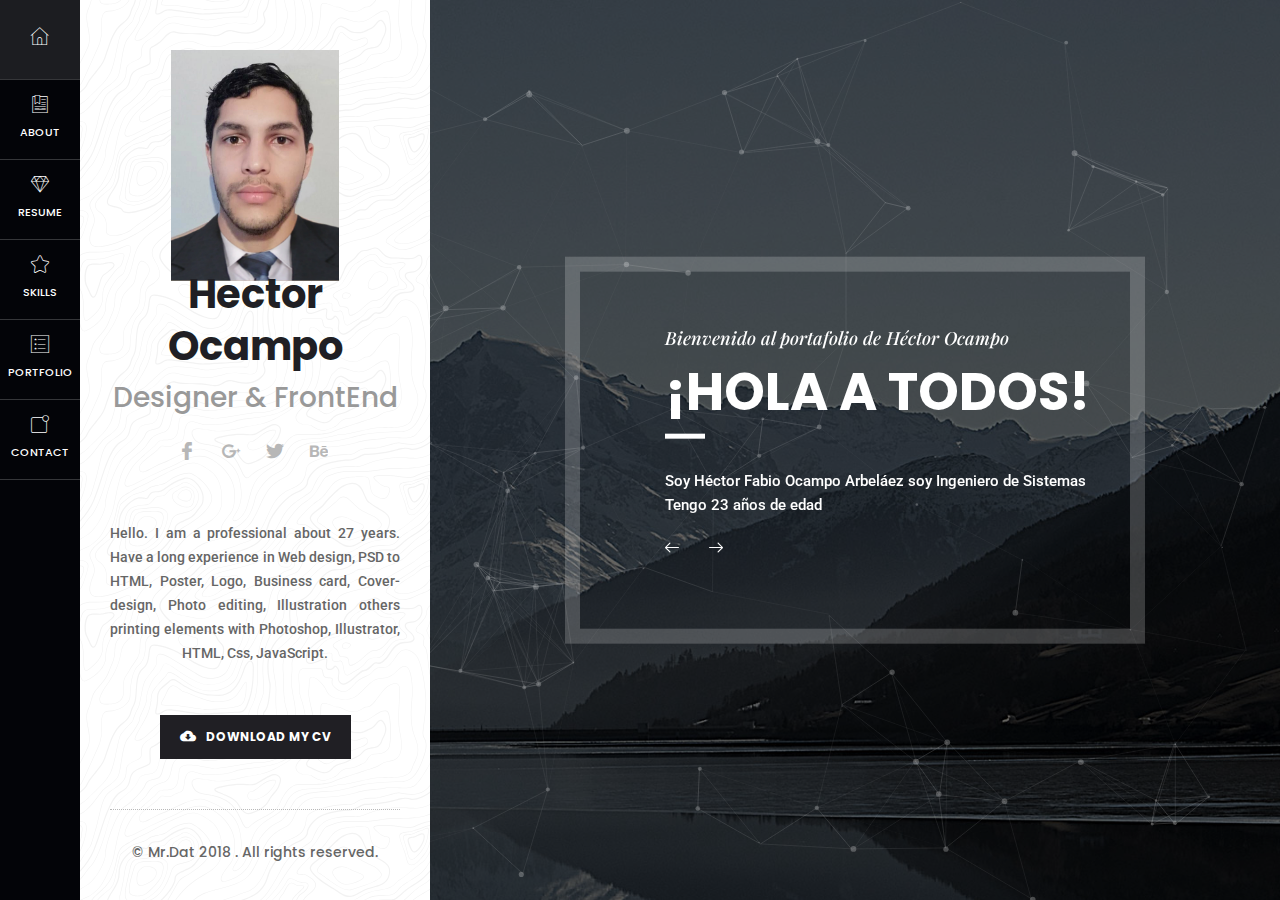
<file: public/index.html>
<!DOCTYPE html>
<html lang="en">

<!-- Mirrored from lamdohoa.com/perstar/ by HTTrack Website Copier/3.x [XR&CO'2014], Tue, 11 Sep 2018 05:25:45 GMT -->
<head>
    <meta charset="utf-8" >
    <meta name="viewport" content="width=device-width, initial-scale=1, user-scalable=no">

    <title>Héctor Ocampo</title>

	<link rel="icon" href="favicon.ico" type="image/x-icon">

    <!-- loading style -->
    <link rel="stylesheet" type="text/css" href="assets/css/loading.css">
    <!-- font icon -->
    <link rel="stylesheet" type="text/css" href="assets/css/fontperstar.css">
    <!-- bootstrap style -->
    <link rel="stylesheet" type="text/css" href="assets/css/lib/bootstrap.min.css">
    <!-- animate style -->
    <link rel="stylesheet" type="text/css" href="assets/css/lib/animate.min.css">
    <!-- owl carousel style -->
    <link rel="stylesheet" type="text/css" href="assets/css/lib/owl.carousel.min.css">
    <!-- main style -->
    <link rel="stylesheet" type="text/css" href="assets/css/main-style.css">
    <!-- embed font -->
    <link href="https://fonts.googleapis.com/css?family=Roboto:300,400" rel="stylesheet">
    <link href="https://fonts.googleapis.com/css?family=Poppins:200,400,700" rel="stylesheet">
    <link href="https://fonts.googleapis.com/css?family=Playfair+Display:400i" rel="stylesheet">
</head>

<body>
    <!-- LOADING PAGE -->
    <div id="loading" class="animated">
        <div class="circle"></div>
    </div>
    <!-- #LOADING PAGE -->
    <div class="body-overlay"></div>
	<!-- SIDEBAR LEFT -->
	<div class="sidebar-left animated">
        <div id="bars">
            <span class="bar"></span>
        </div>
		<ul class="nav">
			<li><a href="index-2.html" class="active"><i class="ps ps-home"></i><span>Home</span></a></li>
			<li><a href="about.html"><i class="ps ps-bookmark"></i><span>About</span></a></li>
			<li><a href="resume.html"><i class="ps ps-diamond"></i><span>Resume</span></a></li>
			<li><a href="skill.html"><i class="ps ps-star"></i><span>Skills</span></a></li>
			<li><a href="portfolio.html"><i class="ps ps-list"></i><span>Portfolio</span></a></li>
			<li><a href="contact.html"><i class="ps ps-notification"></i><span>Contact</span></a></li>
		</ul>
	</div>
	<!-- #SIDEBAR LEFT -->
	<!-- VCARD BOX -->
	<div class="vcard-box animated">
		<div class="avatar-section">
			<img src="assets/images/avatar.jpg" alt="avatar" />
		</div>
		<div class="infor-section">
			<h4 class="name-title">Hector Ocampo</h4>
			<h5 class="sub-title">Designer &amp; FrontEnd</h5>
			<ul class="list-social">
				<li class="facebook"><a href="#"><i class="ps ps-facebook"></i></a></li>
				<li class="googleplus"><a href="#"><i class="ps ps-googleplus"></i></a></li>
				<li class="twitter"><a href="#"><i class="ps ps-twitter"></i></a></li>
				<li class="behance"><a href="#"><i class="ps ps-behance"></i></a></li>
			</ul>
			<div class="description wrap-text">
				Hello. I am a professional about 27 years. Have a long experience in Web design, PSD to HTML, Poster, Logo, Business card, Cover-design, Photo editing, Illustration others printing elements with Photoshop, Illustrator, HTML, Css, JavaScript.
			</div>
			<div class="btn-downloadcv">
				<a href="#"><i class="ps ps-download"></i> Download My CV</a>
			</div>
		</div>
		<div class="footer-section">
			<p>&copy; Mr.Dat 2018 . All rights reserved.</p>
		</div>
	</div>
	<!-- #VCARD BOX -->
	<!-- CONTENTS -->
	<div class="content-wrap animated">
        <div class="background" style="background-image: url(assets/images/bg/1.jpg);">
            <div id="particles-js"></div>
        </div>

		<div class="content-flex">
            <div class="regtangle"></div>
        </div>

        <div class="c-common">
            <div class="c-common-text">
                <h2 class="pre-header">Bienvenido al portafolio de Héctor Ocampo</h2>
                <h1>¡Hola a todos!</h1>
                <div class="line"></div>
                <div class="c-common-des wrap-text">Soy Héctor Fabio Ocampo Arbeláez soy Ingeniero de Sistemas<br> Tengo 23 años de edad</div>
                <div class="action-btn">
                    <a href="#" class="preview"><i class="ps ps-left-arrow"></i></a>
                    <a href="#" class="next"><i class="ps ps-right-arrow"></i></a>
                </div>
            </div>
        </div>
	</div>
	<!-- #CONTENTS -->

	<!-- js plugin -->
    <script type="text/javascript" src="assets/js/lib/jquery.min.js"></script>
    <script type="text/javascript" src="assets/js/lib/waypoints.min.js"></script>
    <script type="text/javascript" src="assets/js/lib/jquery.counterup.min.js"></script>
    <script type="text/javascript" src="assets/js/lib/bootstrap.min.js"></script>
    <script type="text/javascript" src="assets/js/lib/owl.carousel.min.js"></script>
    <script type="text/javascript" src="assets/js/lib/descrambler.min.js"></script>
    <script type="text/javascript" src="assets/js/lib/particles.min.js"></script>
    <script type="text/javascript" src="assets/js/functions.js"></script>

</body>

</html>
</file>
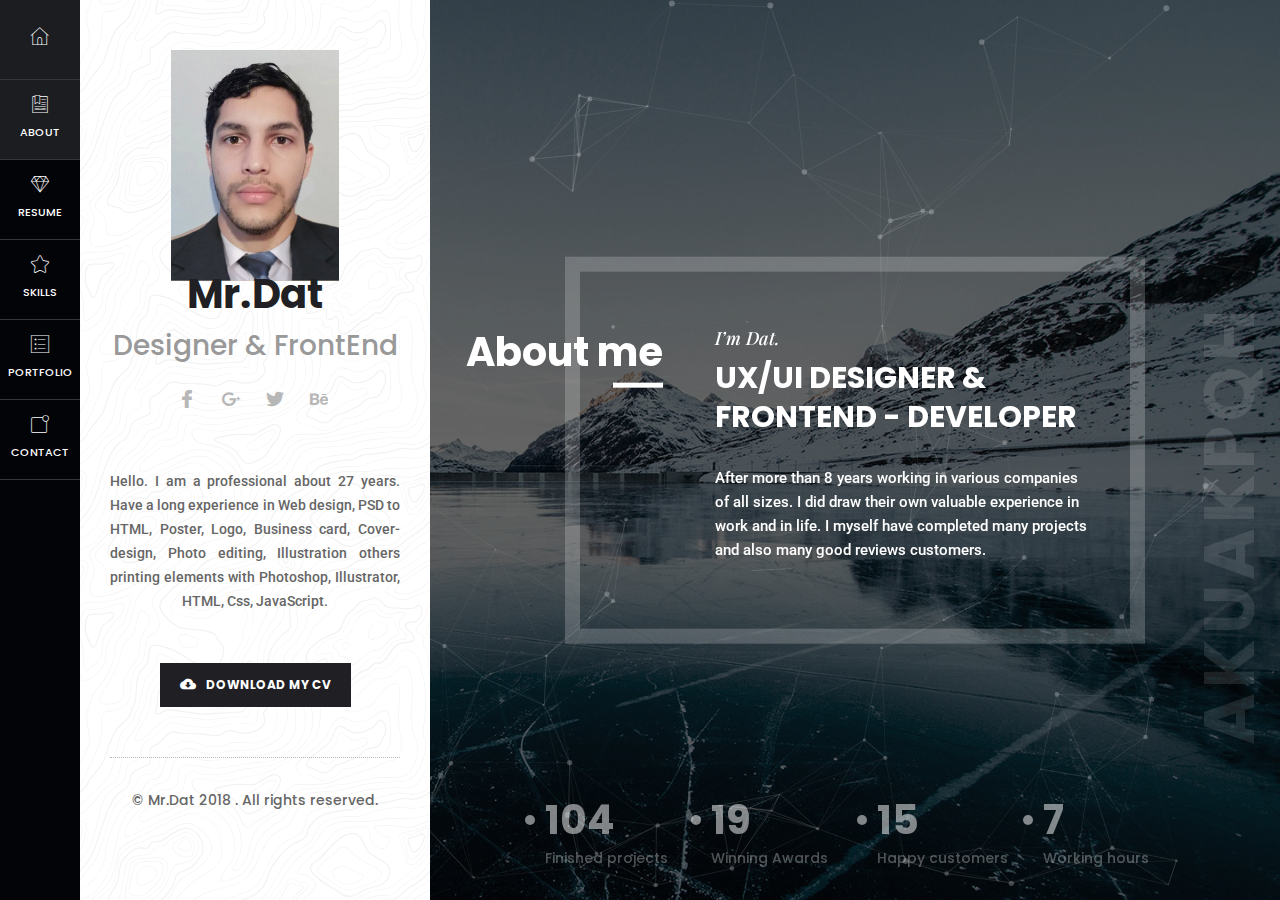
<file: public/about.html>
<!DOCTYPE html>
<html lang="en">

<!-- Mirrored from lamdohoa.com/perstar/about.html by HTTrack Website Copier/3.x [XR&CO'2014], Tue, 11 Sep 2018 05:26:02 GMT -->
<head>
    <meta charset="utf-8" >
    <meta name="viewport" content="width=device-width, initial-scale=1, user-scalable=no">
    <title>PerStar - Personal Vcard HTML Template</title>

	<meta content="PerStar Personal Vcard HTML Template" name="description">
	<meta content="PerStar, Vcard, Personal, HTML template" name="keywords">
	<meta content="xdesky" name="author">

	<meta property="og:site_name" content="-CUSTOMER VALUE-">
	<meta property="og:title" content="-CUSTOMER VALUE-">
	<meta property="og:description" content="-CUSTOMER VALUE-">
	<meta property="og:type" content="website">
	<meta property="og:image" content="-CUSTOMER VALUE-"><!-- link to image for social -->
	<meta property="og:url" content="-CUSTOMER VALUE-">

	<link rel="icon" href="favicon.ico" type="image/x-icon">

    <!-- loading style -->
    <link rel="stylesheet" type="text/css" href="assets/css/loading.css">
    <!-- font icon -->
    <link rel="stylesheet" type="text/css" href="assets/css/fontperstar.css">
    <!-- bootstrap style -->
    <link rel="stylesheet" type="text/css" href="assets/css/lib/bootstrap.min.css">
    <!-- animate style -->
    <link rel="stylesheet" type="text/css" href="assets/css/lib/animate.min.css">
    <!-- owl carousel style -->
    <link rel="stylesheet" type="text/css" href="assets/css/lib/owl.carousel.min.css">
    <!-- main style -->
    <link rel="stylesheet" type="text/css" href="assets/css/main-style.css">
    <!-- embed font -->
    <link href="https://fonts.googleapis.com/css?family=Roboto:300,400" rel="stylesheet">
    <link href="https://fonts.googleapis.com/css?family=Poppins:200,400,700" rel="stylesheet">
    <link href="https://fonts.googleapis.com/css?family=Playfair+Display:400i" rel="stylesheet">
</head>

<body>
    <!-- LOADING PAGE -->
    <div id="loading" class="animated">
        <div class="circle"></div>
    </div>
    <!-- #LOADING PAGE -->
    <div class="body-overlay"></div>
	<!-- SIDEBAR LEFT -->
	<div class="sidebar-left animated">
        <div id="bars">
            <span class="bar"></span>
        </div>
		<ul class="nav">
			<li><a href="index-2.html"><i class="ps ps-home"></i><span>Home</span></a></li>
			<li><a href="about.html" class="active"><i class="ps ps-bookmark"></i><span>About</span></a></li>
			<li><a href="resume.html"><i class="ps ps-diamond"></i><span>Resume</span></a></li>
			<li><a href="skill.html"><i class="ps ps-star"></i><span>Skills</span></a></li>
			<li><a href="portfolio.html"><i class="ps ps-list"></i><span>Portfolio</span></a></li>
			<li><a href="contact.html"><i class="ps ps-notification"></i><span>Contact</span></a></li>
		</ul>
	</div>
	<!-- #SIDEBAR LEFT -->
	<!-- VCARD BOX -->
	<div class="vcard-box animated">
		<div class="avatar-section">
			<img src="assets/images/avatar.jpg" alt="avatar" />
		</div>
		<div class="infor-section">
			<h4 class="name-title">Mr.Dat</h4>
			<h5 class="sub-title">Designer &amp; FrontEnd</h5>
			<ul class="list-social">
				<li class="facebook"><a href="#"><i class="ps ps-facebook"></i></a></li>
				<li class="googleplus"><a href="#"><i class="ps ps-googleplus"></i></a></li>
				<li class="twitter"><a href="#"><i class="ps ps-twitter"></i></a></li>
				<li class="behance"><a href="#"><i class="ps ps-behance"></i></a></li>
			</ul>
			<div class="description wrap-text">
				Hello. I am a professional about 27 years. Have a long experience in Web design, PSD to HTML, Poster, Logo, Business card, Cover-design, Photo editing, Illustration others printing elements with Photoshop, Illustrator, HTML, Css, JavaScript.
			</div>
			<div class="btn-downloadcv">
				<a href="#"><i class="ps ps-download"></i> Download My CV</a>
			</div>
		</div>
		<div class="footer-section">
			<p>&copy; Mr.Dat 2018 . All rights reserved.</p>
		</div>
	</div>
	<!-- #VCARD BOX -->
	<!-- CONTENTS -->
	<div class="content-wrap animated">
        <div class="background" style="background-image: url(assets/images/bg/2.jpg);">
            <div id="particles-js"></div>
        </div>

		<div class="content-flex">
            <div class="regtangle">
                <h3 class="title-pro">About me</h3>
            </div>
        </div>

        <div class="c-common sub-page">
            <div class="c-common-text">
                <h2 class="pre-header">I’m Dat.</h2>
                <h1>UX/UI DESIGNER &amp; <br/>FRONTEND - DEVELOPER</h1>
                <div class="c-common-des wrap-text mt30">After more than 8 years working in various companies of all sizes. I did draw their own valuable experience in work and in life. I myself have completed many projects and also many good reviews customers.</div>
            </div>
        </div>

		<ul class="list-count clearfix">
			<li><h4 class="counter">168</h4><span>Finished projects</span></li>
			<li><h4 class="counter">32</h4><span>Winning Awards</span></li>
			<li><h4 class="counter">25</h4><span>Happy customers</span></li>
			<li><h4 class="counter">12</h4><span>Working hours</span></li>
		</ul>
		<div class="text-free">ABOUT ME</div>
	</div>
	<!-- #CONTENTS -->

	<!-- js plugin -->
	<script type="text/javascript" src="assets/js/lib/jquery.min.js"></script>
	<script type="text/javascript" src="assets/js/lib/waypoints.min.js"></script>
    <script type="text/javascript" src="assets/js/lib/jquery.counterup.min.js"></script>
	<script type="text/javascript" src="assets/js/lib/bootstrap.min.js"></script>
	<script type="text/javascript" src="assets/js/lib/owl.carousel.min.js"></script>
	<script type="text/javascript" src="assets/js/lib/descrambler.min.js"></script>
	<script type="text/javascript" src="assets/js/lib/particles.min.js"></script>
	<script type="text/javascript" src="assets/js/functions.js"></script>
</body>

<!-- Mirrored from lamdohoa.com/perstar/about.html by HTTrack Website Copier/3.x [XR&CO'2014], Tue, 11 Sep 2018 05:26:03 GMT -->
</html>
</file>
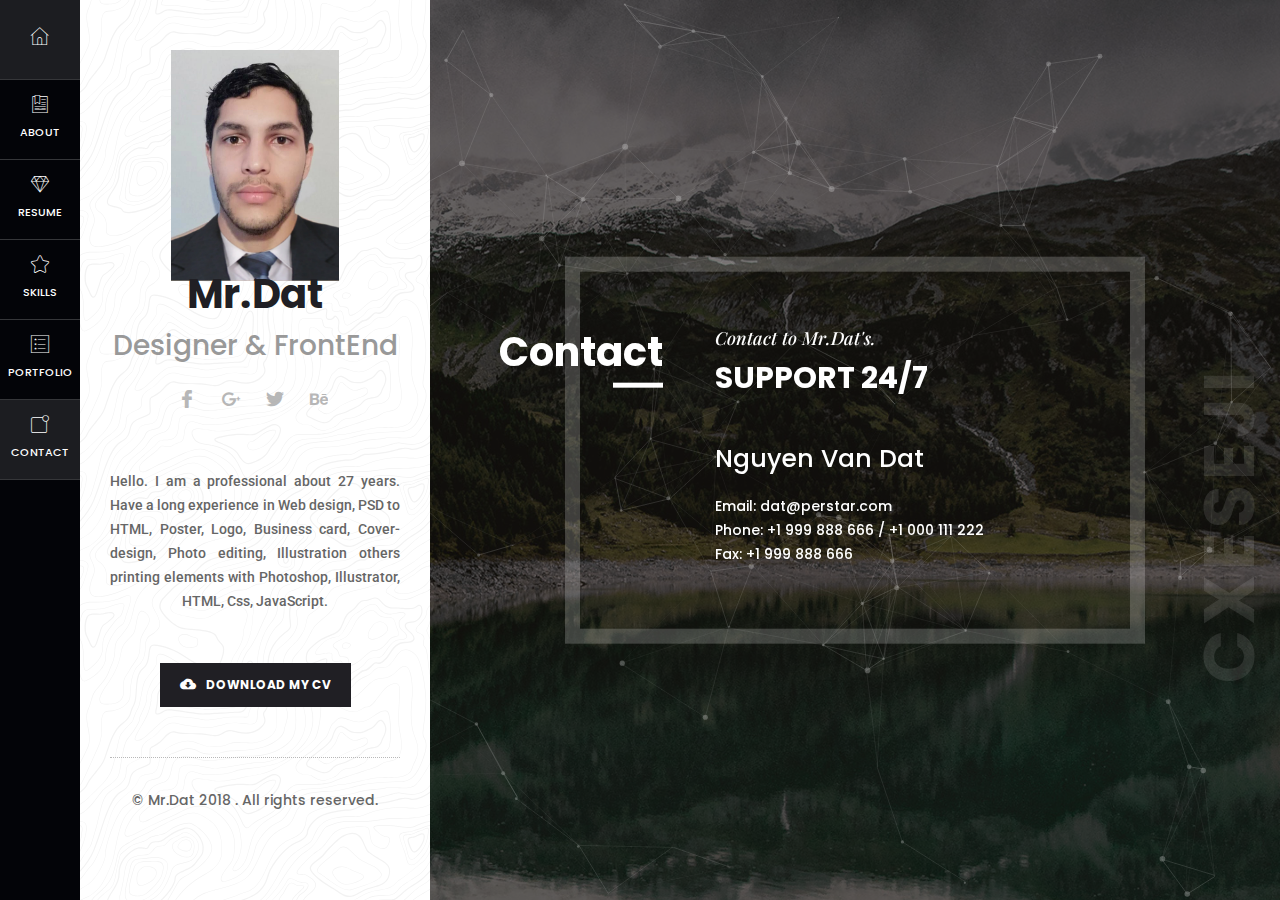
<file: public/contact.html>
<!DOCTYPE html>
<html lang="en">

<!-- Mirrored from lamdohoa.com/perstar/contact.html by HTTrack Website Copier/3.x [XR&CO'2014], Tue, 11 Sep 2018 05:27:12 GMT -->
<head>
    <meta charset="utf-8" >
    <meta name="viewport" content="width=device-width, initial-scale=1, user-scalable=no">
    <title>PerStar - Personal Vcard HTML Template</title>

	<meta content="PerStar Personal Vcard HTML Template" name="description">
	<meta content="PerStar, Vcard, Personal, HTML template" name="keywords">
	<meta content="xdesky" name="author">

	<meta property="og:site_name" content="-CUSTOMER VALUE-">
	<meta property="og:title" content="-CUSTOMER VALUE-">
	<meta property="og:description" content="-CUSTOMER VALUE-">
	<meta property="og:type" content="website">
	<meta property="og:image" content="-CUSTOMER VALUE-"><!-- link to image for social -->
	<meta property="og:url" content="-CUSTOMER VALUE-">

	<link rel="icon" href="favicon.ico" type="image/x-icon">

    <!-- loading style -->
    <link rel="stylesheet" type="text/css" href="assets/css/loading.css">
    <!-- font icon -->
    <link rel="stylesheet" type="text/css" href="assets/css/fontperstar.css">
    <!-- bootstrap style -->
    <link rel="stylesheet" type="text/css" href="assets/css/lib/bootstrap.min.css">
    <!-- animate style -->
    <link rel="stylesheet" type="text/css" href="assets/css/lib/animate.min.css">
    <!-- owl carousel style -->
    <link rel="stylesheet" type="text/css" href="assets/css/lib/owl.carousel.min.css">
    <!-- main style -->
    <link rel="stylesheet" type="text/css" href="assets/css/main-style.css">
    <!-- embed font -->
    <link href="https://fonts.googleapis.com/css?family=Roboto:300,400" rel="stylesheet">
    <link href="https://fonts.googleapis.com/css?family=Poppins:200,400,700" rel="stylesheet">
    <link href="https://fonts.googleapis.com/css?family=Playfair+Display:400i" rel="stylesheet">
</head>

<body>
    <!-- LOADING PAGE -->
    <div id="loading" class="animated">
        <div class="circle"></div>
    </div>
    <!-- #LOADING PAGE -->
    <div class="body-overlay"></div>
	<!-- SIDEBAR LEFT -->
	<div class="sidebar-left animated">
        <div id="bars">
            <span class="bar"></span>
        </div>
		<ul class="nav">
			<li><a href="index-2.html"><i class="ps ps-home"></i><span>Home</span></a></li>
			<li><a href="about.html"><i class="ps ps-bookmark"></i><span>About</span></a></li>
			<li><a href="resume.html"><i class="ps ps-diamond"></i><span>Resume</span></a></li>
			<li><a href="skill.html"><i class="ps ps-star"></i><span>Skills</span></a></li>
			<li><a href="portfolio.html"><i class="ps ps-list"></i><span>Portfolio</span></a></li>
			<li><a href="contact.html" class="active"><i class="ps ps-notification"></i><span>Contact</span></a></li>
		</ul>
	</div>
	<!-- #SIDEBAR LEFT -->
	<!-- VCARD BOX -->
	<div class="vcard-box animated">
		<div class="avatar-section">
			<img src="assets/images/avatar.jpg" alt="avatar" />
		</div>
		<div class="infor-section">
			<h4 class="name-title">Mr.Dat</h4>
			<h5 class="sub-title">Designer &amp; FrontEnd</h5>
			<ul class="list-social">
				<li class="facebook"><a href="#"><i class="ps ps-facebook"></i></a></li>
				<li class="googleplus"><a href="#"><i class="ps ps-googleplus"></i></a></li>
				<li class="twitter"><a href="#"><i class="ps ps-twitter"></i></a></li>
				<li class="behance"><a href="#"><i class="ps ps-behance"></i></a></li>
			</ul>
			<div class="description wrap-text">
				Hello. I am a professional about 27 years. Have a long experience in Web design, PSD to HTML, Poster, Logo, Business card, Cover-design, Photo editing, Illustration others printing elements with Photoshop, Illustrator, HTML, Css, JavaScript.
			</div>
			<div class="btn-downloadcv">
				<a href="#"><i class="ps ps-download"></i> Download My CV</a>
			</div>
		</div>
		<div class="footer-section">
			<p>&copy; Mr.Dat 2018 . All rights reserved.</p>
		</div>
	</div>
	<!-- #VCARD BOX -->
	<!-- CONTENTS -->
	<div class="content-wrap animated">
        <div class="background" style="background-image: url(assets/images/bg/6.jpg);">
            <div id="particles-js"></div>
        </div>

        <div class="content-flex">
            <div class="regtangle">
                <h3 class="title-pro">Contact</h3>
            </div>
        </div>

        <div class="c-common sub-page">
            <div class="c-common-text">
                <h2 class="pre-header">Contact to Mr.Dat's.</h2>
                <h1>Support 24/7</h1>
                <div class="contact-info">
                    <span>Nguyen Van Dat</span>
                    <ul>
                        <li>Email: dat@perstar.com</li>
                        <li>Phone: +1 999 888 666 / +1 000 111 222</li>
                        <li>Fax: +1 999 888 666</li>
                    </ul>
                </div>
            </div>
        </div>

		<div class="text-free">CONTACT</div>
	</div>
	<!-- #CONTENTS -->

	<!-- js plugin -->
	<script type="text/javascript" src="assets/js/lib/jquery.min.js"></script>
	<script type="text/javascript" src="assets/js/lib/waypoints.min.js"></script>
    <script type="text/javascript" src="assets/js/lib/jquery.counterup.min.js"></script>
	<script type="text/javascript" src="assets/js/lib/bootstrap.min.js"></script>
	<script type="text/javascript" src="assets/js/lib/owl.carousel.min.js"></script>
	<script type="text/javascript" src="assets/js/lib/descrambler.min.js"></script>
	<script type="text/javascript" src="assets/js/lib/particles.min.js"></script>
	<script type="text/javascript" src="assets/js/functions.js"></script>
</body>

<!-- Mirrored from lamdohoa.com/perstar/contact.html by HTTrack Website Copier/3.x [XR&CO'2014], Tue, 11 Sep 2018 05:27:12 GMT -->
</html>
</file>
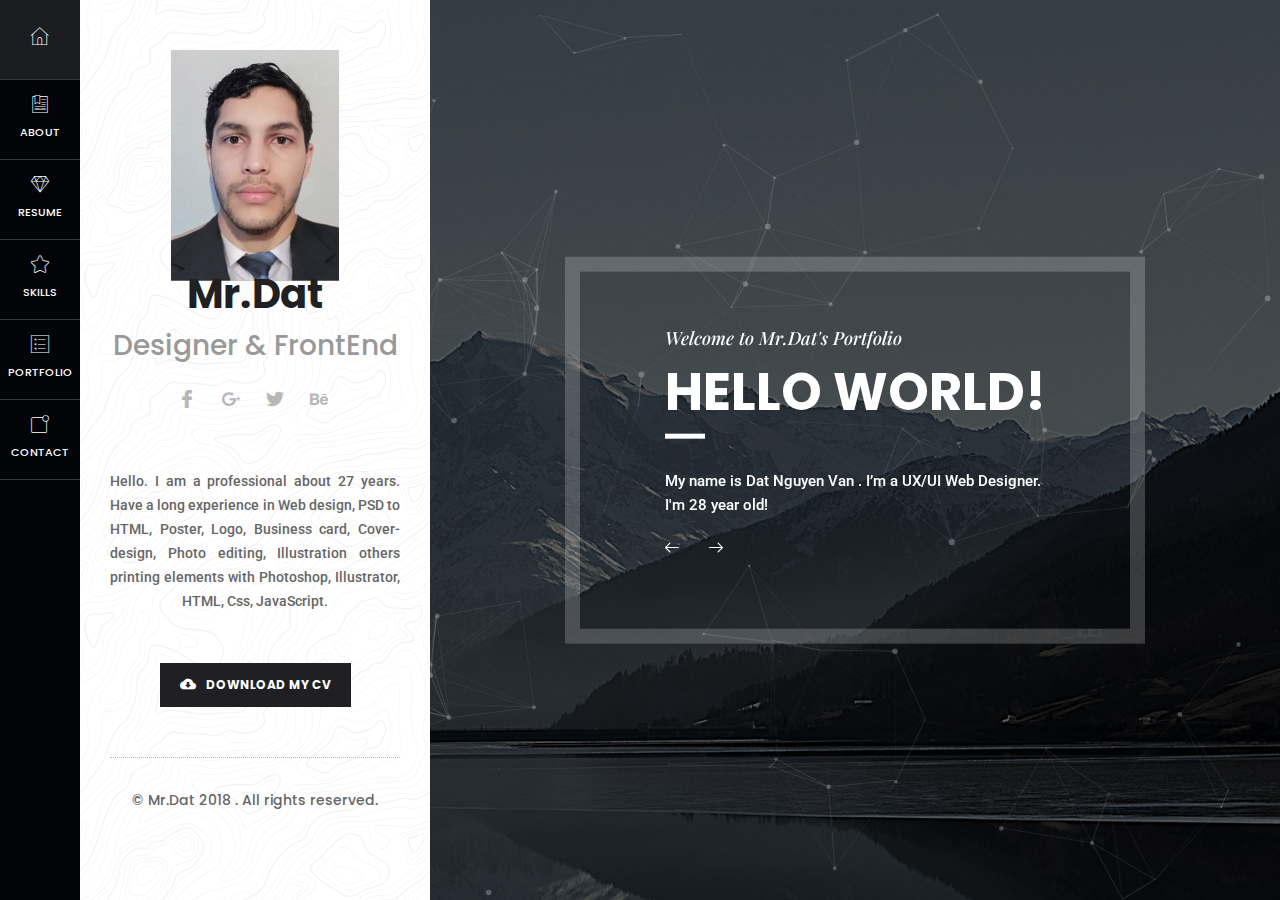
<file: public/index-2.html>
<!DOCTYPE html>
<html lang="en">

<!-- Mirrored from lamdohoa.com/perstar/index.html by HTTrack Website Copier/3.x [XR&CO'2014], Tue, 11 Sep 2018 05:26:02 GMT -->
<head>
    <meta charset="utf-8" >
    <meta name="viewport" content="width=device-width, initial-scale=1, user-scalable=no">

    <title>PerStar - Personal Vcard HTML Template</title>

	<meta content="PerStar Personal Vcard HTML Template" name="description">
	<meta content="PerStar, Vcard, Personal, HTML template" name="keywords">
	<meta content="xdesky" name="author">

	<meta property="og:site_name" content="-CUSTOMER VALUE-">
	<meta property="og:title" content="-CUSTOMER VALUE-">
	<meta property="og:description" content="-CUSTOMER VALUE-">
	<meta property="og:type" content="website">
	<meta property="og:image" content="-CUSTOMER VALUE-"><!-- link to image for social -->
	<meta property="og:url" content="-CUSTOMER VALUE-">

	<link rel="icon" href="favicon.ico" type="image/x-icon">

    <!-- loading style -->
    <link rel="stylesheet" type="text/css" href="assets/css/loading.css">
    <!-- font icon -->
    <link rel="stylesheet" type="text/css" href="assets/css/fontperstar.css">
    <!-- bootstrap style -->
    <link rel="stylesheet" type="text/css" href="assets/css/lib/bootstrap.min.css">
    <!-- animate style -->
    <link rel="stylesheet" type="text/css" href="assets/css/lib/animate.min.css">
    <!-- owl carousel style -->
    <link rel="stylesheet" type="text/css" href="assets/css/lib/owl.carousel.min.css">
    <!-- main style -->
    <link rel="stylesheet" type="text/css" href="assets/css/main-style.css">
    <!-- embed font -->
    <link href="https://fonts.googleapis.com/css?family=Roboto:300,400" rel="stylesheet">
    <link href="https://fonts.googleapis.com/css?family=Poppins:200,400,700" rel="stylesheet">
    <link href="https://fonts.googleapis.com/css?family=Playfair+Display:400i" rel="stylesheet">
</head>

<body>
    <!-- LOADING PAGE -->
    <div id="loading" class="animated">
        <div class="circle"></div>
    </div>
    <!-- #LOADING PAGE -->
    <div class="body-overlay"></div>
	<!-- SIDEBAR LEFT -->
	<div class="sidebar-left animated">
        <div id="bars">
            <span class="bar"></span>
        </div>
		<ul class="nav">
			<li><a href="index-2.html" class="active"><i class="ps ps-home"></i><span>Home</span></a></li>
			<li><a href="about.html"><i class="ps ps-bookmark"></i><span>About</span></a></li>
			<li><a href="resume.html"><i class="ps ps-diamond"></i><span>Resume</span></a></li>
			<li><a href="skill.html"><i class="ps ps-star"></i><span>Skills</span></a></li>
			<li><a href="portfolio.html"><i class="ps ps-list"></i><span>Portfolio</span></a></li>
			<li><a href="contact.html"><i class="ps ps-notification"></i><span>Contact</span></a></li>
		</ul>
	</div>
	<!-- #SIDEBAR LEFT -->
	<!-- VCARD BOX -->
	<div class="vcard-box animated">
		<div class="avatar-section">
			<img src="assets/images/avatar.jpg" alt="avatar" />
		</div>
		<div class="infor-section">
			<h4 class="name-title">Mr.Dat</h4>
			<h5 class="sub-title">Designer &amp; FrontEnd</h5>
			<ul class="list-social">
				<li class="facebook"><a href="#"><i class="ps ps-facebook"></i></a></li>
				<li class="googleplus"><a href="#"><i class="ps ps-googleplus"></i></a></li>
				<li class="twitter"><a href="#"><i class="ps ps-twitter"></i></a></li>
				<li class="behance"><a href="#"><i class="ps ps-behance"></i></a></li>
			</ul>
			<div class="description wrap-text">
				Hello. I am a professional about 27 years. Have a long experience in Web design, PSD to HTML, Poster, Logo, Business card, Cover-design, Photo editing, Illustration others printing elements with Photoshop, Illustrator, HTML, Css, JavaScript.
			</div>
			<div class="btn-downloadcv">
				<a href="#"><i class="ps ps-download"></i> Download My CV</a>
			</div>
		</div>
		<div class="footer-section">
			<p>&copy; Mr.Dat 2018 . All rights reserved.</p>
		</div>
	</div>
	<!-- #VCARD BOX -->
	<!-- CONTENTS -->
	<div class="content-wrap animated">
        <div class="background" style="background-image: url(assets/images/bg/1.jpg);">
            <div id="particles-js"></div>
        </div>

		<div class="content-flex">
            <div class="regtangle"></div>
        </div>

        <div class="c-common">
            <div class="c-common-text">
                <h2 class="pre-header">Welcome to Mr.Dat's Portfolio</h2>
                <h1>Hello World!</h1>
                <div class="line"></div>
                <div class="c-common-des wrap-text">My name is Dat Nguyen Van . I’m a UX/UI Web Designer.<br> I'm 28 year old!</div>
                <div class="action-btn">
                    <a href="#" class="preview"><i class="ps ps-left-arrow"></i></a>
                    <a href="#" class="next"><i class="ps ps-right-arrow"></i></a>
                </div>
            </div>
        </div>
	</div>
	<!-- #CONTENTS -->

	<!-- js plugin -->
    <script type="text/javascript" src="assets/js/lib/jquery.min.js"></script>
    <script type="text/javascript" src="assets/js/lib/waypoints.min.js"></script>
    <script type="text/javascript" src="assets/js/lib/jquery.counterup.min.js"></script>
    <script type="text/javascript" src="assets/js/lib/bootstrap.min.js"></script>
    <script type="text/javascript" src="assets/js/lib/owl.carousel.min.js"></script>
    <script type="text/javascript" src="assets/js/lib/descrambler.min.js"></script>
    <script type="text/javascript" src="assets/js/lib/particles.min.js"></script>
    <script type="text/javascript" src="assets/js/functions.js"></script>

</body>

<!-- Mirrored from lamdohoa.com/perstar/index.html by HTTrack Website Copier/3.x [XR&CO'2014], Tue, 11 Sep 2018 05:26:02 GMT -->
</html>
</file>
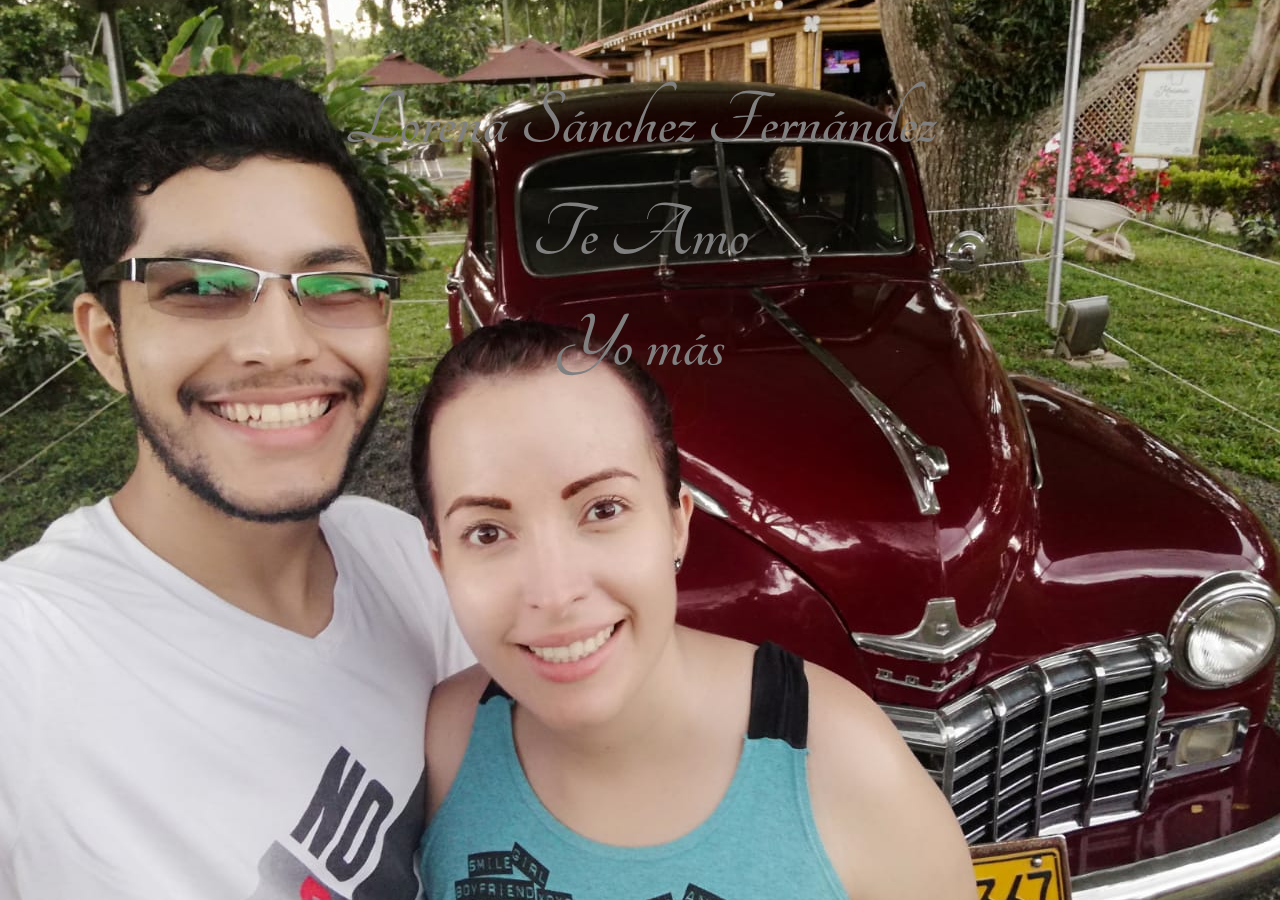
<file: public/lorena.html>
<!DOCTYPE html>
<html lang="es">
    <head>
    	<meta charset="UTF-8">
        <meta name="viewport" content="width=device-width, initial-scale=1.0">
    	<link rel="stylesheet" href="../css/estilo.css">
    	<title>Héctor Ocampo</title>
    	<link rel="stylesheet" type="text/css" href="https://fonts.googleapis.com/css?family=Tangerine">
        <link href="https://fonts.googleapis.com/css?family=Arima+Madurai" rel="stylesheet">
        <link rel="shortcut icon" href="favicon.ico">
        <link rel="icon" type="image/gif" href="animated_favicon1.gif">
    </head>
    <body>
        <div class="fotoLorena" style="color:gray">
            <h1 class="nombre">Lorena Sánchez Fernández</h1>
            <h2 class="sub-title">Te Amo</h2>
            <h3 class="sub-title">Yo más</h3>

        </div>
    </body>
</html>
</file>
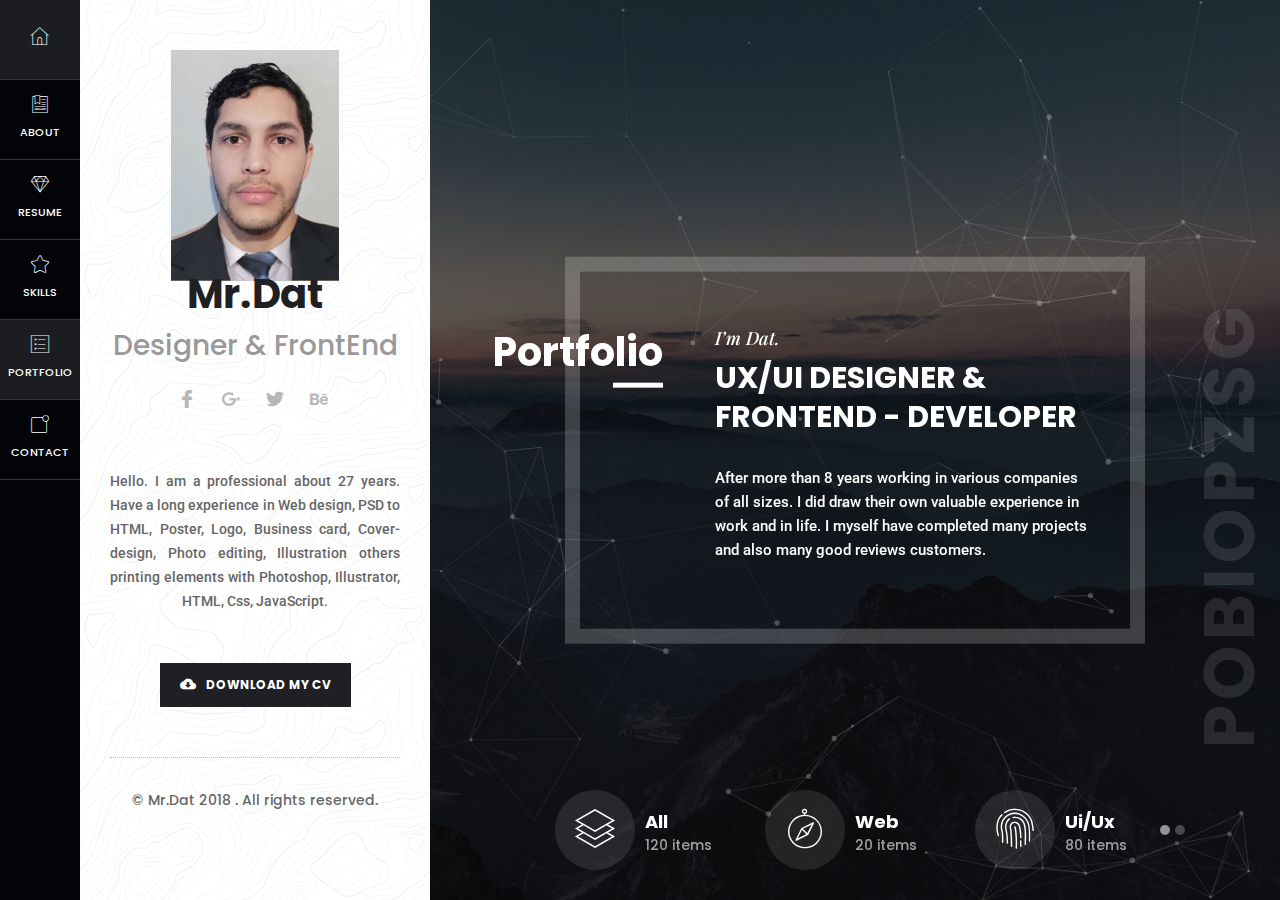
<file: public/portfolio.html>
<!DOCTYPE html>
<html lang="en">

<!-- Mirrored from lamdohoa.com/perstar/portfolio.html by HTTrack Website Copier/3.x [XR&CO'2014], Tue, 11 Sep 2018 05:26:51 GMT -->
<head>
    <meta charset="utf-8" >
    <meta name="viewport" content="width=device-width, initial-scale=1, user-scalable=no">
    <title>PerStar - Personal Vcard HTML Template</title>

	<meta content="PerStar Personal Vcard HTML Template" name="description">
	<meta content="PerStar, Vcard, Personal, HTML template" name="keywords">
	<meta content="xdesky" name="author">

	<meta property="og:site_name" content="-CUSTOMER VALUE-">
	<meta property="og:title" content="-CUSTOMER VALUE-">
	<meta property="og:description" content="-CUSTOMER VALUE-">
	<meta property="og:type" content="website">
	<meta property="og:image" content="-CUSTOMER VALUE-"><!-- link to image for social -->
	<meta property="og:url" content="-CUSTOMER VALUE-">

	<link rel="icon" href="favicon.ico" type="image/x-icon">

    <!-- loading style -->
    <link rel="stylesheet" type="text/css" href="assets/css/loading.css">
    <!-- font icon -->
    <link rel="stylesheet" type="text/css" href="assets/css/fontperstar.css">
    <!-- bootstrap style -->
    <link rel="stylesheet" type="text/css" href="assets/css/lib/bootstrap.min.css">
    <!-- animate style -->
    <link rel="stylesheet" type="text/css" href="assets/css/lib/animate.min.css">
    <!-- owl carousel style -->
    <link rel="stylesheet" type="text/css" href="assets/css/lib/owl.carousel.min.css">
    <!-- main style -->
    <link rel="stylesheet" type="text/css" href="assets/css/main-style.css">
    <!-- embed font -->
    <link href="https://fonts.googleapis.com/css?family=Roboto:300,400" rel="stylesheet">
    <link href="https://fonts.googleapis.com/css?family=Poppins:200,400,700" rel="stylesheet">
    <link href="https://fonts.googleapis.com/css?family=Playfair+Display:400i,700" rel="stylesheet">
</head>

<body>
    <!-- LOADING PAGE -->
    <div id="loading" class="animated">
        <div class="circle"></div>
    </div>
    <!-- #LOADING PAGE -->
    <div class="body-overlay"></div>
	<!-- SIDEBAR LEFT -->
	<div class="sidebar-left animated">
        <div id="bars">
            <span class="bar"></span>
        </div>
		<ul class="nav">
			<li><a href="index-2.html"><i class="ps ps-home"></i><span>Home</span></a></li>
			<li><a href="about.html"><i class="ps ps-bookmark"></i><span>About</span></a></li>
			<li><a href="resume.html"><i class="ps ps-diamond"></i><span>Resume</span></a></li>
			<li><a href="skill.html"><i class="ps ps-star"></i><span>Skills</span></a></li>
			<li><a href="portfolio.html" class="active"><i class="ps ps-list"></i><span>Portfolio</span></a></li>
			<li><a href="contact.html"><i class="ps ps-notification"></i><span>Contact</span></a></li>
		</ul>
	</div>
	<!-- #SIDEBAR LEFT -->
	<!-- VCARD BOX -->
	<div class="vcard-box animated">
		<div class="avatar-section">
			<img src="assets/images/avatar.jpg" alt="avatar"/>
		</div>
		<div class="infor-section">
			<h4 class="name-title">Mr.Dat</h4>
			<h5 class="sub-title">Designer &amp; FrontEnd</h5>
			<ul class="list-social">
				<li class="facebook"><a href="#"><i class="ps ps-facebook"></i></a></li>
				<li class="googleplus"><a href="#"><i class="ps ps-googleplus"></i></a></li>
				<li class="twitter"><a href="#"><i class="ps ps-twitter"></i></a></li>
				<li class="behance"><a href="#"><i class="ps ps-behance"></i></a></li>
			</ul>
			<div class="description wrap-text">
				Hello. I am a professional about 27 years. Have a long experience in Web design, PSD to HTML, Poster, Logo, Business card, Cover-design, Photo editing, Illustration others printing elements with Photoshop, Illustrator, HTML, Css, JavaScript.
			</div>
			<div class="btn-downloadcv">
				<a href="#"><i class="ps ps-download"></i> Download My CV</a>
			</div>
		</div>
		<div class="footer-section">
			<p>&copy; Mr.Dat 2018 . All rights reserved.</p>
		</div>
	</div>
	<!-- #VCARD BOX -->
	<!-- CONTENTS -->
	<div class="content-wrap animated">
        <div class="background" style="background-image: url(assets/images/bg/5.jpg);">
            <div id="particles-js"></div>
        </div>

		<div class="content-flex">
            <div class="regtangle">
                <h3 class="title-pro">Portfolio</h3>
            </div>
        </div>

        <div class="c-common sub-page">
            <div class="c-common-text">
                <h2 class="pre-header">I’m Dat.</h2>
                <h1>UX/UI DESIGNER &amp; <br/>FRONTEND - DEVELOPER</h1>
                <div class="c-common-des wrap-text mt30">After more than 8 years working in various companies of all sizes. I did draw their own valuable experience in work and in life. I myself have completed many projects and also many good reviews customers.</div>
            </div>
        </div>

		<div class="portfolio-list">
			<div class="owl-carousel portfolio-ca">
				<div class="showmodal clearfix">
					<a href="#zero"><i class="ps ps-layers"></i></a>
					<div class="text-inslide">
						<h4>All</h4>
						<span>120 items</span>
					</div>
				</div>
				<div class="showmodal clearfix">
					<a href="#one"><i class="ps ps-compass"></i></a>
					<div  class="text-inslide">
						<h4>Web</h4>
						<span>20 items</span>
					</div>
				</div>
				<div class="showmodal clearfix">
					<a href="#two"><i class="ps ps-fingerprint"></i></a>
					<div class="text-inslide">
						<h4>Ui/Ux</h4>
						<span>80 items</span>
					</div>
				</div>
				<div class="showmodal clearfix">
					<a href="#three"><i class="ps ps-umbrella"></i></a>
					<div class="text-inslide">
						<h4>Future</h4>
						<span>10 items</span>
					</div>
				</div>
			</div>
		</div>
        <div class="text-free">Portfolio</div>
	</div>
	<!-- #CONTENTS -->
	<!-- RESUME CONTENTS MODAL -->
	<div class="resume-contents">
		<div class="content-modal modal-portfolio">
			<span class="closer-resume"><i class="ps ps-multiply"></i></span>
			<div class="owl-carousel">
				<!--////-->
				<div class="item" data-hash="zero">
					<div class="cm-wraper cm-portfolio">
						<div class="content-modal-header">
							<div class="cmh-left">
								<span class="cmhl-sub-title">Portfolio All of Time</span>
								<span class="cmhl-main-title">All</span>
							</div>
							<div class="cmh-textbg">PORTFOLIO</div>
						</div>
						<div class="content-modal-middle">
							<div class="list-portfolio-images owl-carousel clearfix">
								<div>
                                    <figure class="snip1158 white">
                                        <span><img src="assets/images/portfolio/1.jpg" alt="sample21" /></span>
                                        <a href="#"></a>
                                    </figure>
                                    <figure class="snip1158 white">
                                        <span><img src="assets/images/portfolio/2.jpg" alt="sample68" /></span>
                                        <a href="#"></a>
                                    </figure>
                                </div>
                                <div>
                                    <figure class="snip1158 white">
                                        <span><img src="assets/images/portfolio/3.jpg" alt="sample" /></span>
                                        <a href="#"></a>
                                    </figure>
                                    <figure class="snip1158 white">
                                        <span><img src="assets/images/portfolio/4.jpg" alt="sample21" /></span>
                                        <a href="#"></a>
                                    </figure>
                                </div>
                                <div>
                                    <figure class="snip1158 white">
                                        <span><img src="assets/images/portfolio/5.jpg" alt="sample68" /></span>
                                        <a href="#"></a>
                                    </figure>
                                    <figure class="snip1158 white">
                                        <span><img src="assets/images/portfolio/6.jpg" alt="sample" /></span>
                                        <a href="#"></a>
                                    </figure>
                                </div>
                                <div>
                                    <figure class="snip1158 white">
                                        <span><img src="assets/images/portfolio/4.jpg" alt="sample21" /></span>
                                        <a href="#"></a>
                                    </figure>
                                    <figure class="snip1158 white">
                                        <span><img src="assets/images/portfolio/5.jpg" alt="sample68" /></span>
                                        <a href="#"></a>
                                    </figure>
                                </div>
								<div>
                                    <figure class="snip1158 white">
                                        <span><img src="assets/images/portfolio/6.jpg" alt="sample" /></span>
                                        <a href="#"></a>
                                    </figure>
                                </div>
							</div>
						</div>
					</div>
					<div class="cm-overlay"></div>
					<div class="cm-background" style="background-image: url('assets/images/bg/5.jpg');"></div>
				</div>
				<!--////-->
				<div class="item" data-hash="one">
					<div class="cm-wraper cm-portfolio">
						<div class="content-modal-header">
							<div class="cmh-left">
								<span class="cmhl-sub-title">Portfolio All of Time</span>
								<span class="cmhl-main-title">Website</span>
							</div>
							<div class="cmh-textbg">PORTFOLIO</div>
						</div>
						<div class="content-modal-middle">
                            <div class="list-portfolio-images owl-carousel clearfix">
                                <div>
                                    <figure class="snip1158 white">
                                        <span><img src="assets/images/portfolio/1.jpg" alt="sample21" /></span>
                                        <a href="#"></a>
                                    </figure>
                                    <figure class="snip1158 white">
                                        <span><img src="assets/images/portfolio/2.jpg" alt="sample68" /></span>
                                        <a href="#"></a>
                                    </figure>
                                </div>
                                <div>
                                    <figure class="snip1158 white">
                                        <span><img src="assets/images/portfolio/3.jpg" alt="sample" /></span>
                                        <a href="#"></a>
                                    </figure>
                                    <figure class="snip1158 white">
                                        <span><img src="assets/images/portfolio/4.jpg" alt="sample21" /></span>
                                        <a href="#"></a>
                                    </figure>
                                </div>
                                <div>
                                    <figure class="snip1158 white">
                                        <span><img src="assets/images/portfolio/5.jpg" alt="sample68" /></span>
                                        <a href="#"></a>
                                    </figure>
                                    <figure class="snip1158 white">
                                        <span><img src="assets/images/portfolio/6.jpg" alt="sample" /></span>
                                        <a href="#"></a>
                                    </figure>
                                </div>
                                <div>
                                    <figure class="snip1158 white">
                                        <span><img src="assets/images/portfolio/4.jpg" alt="sample21" /></span>
                                        <a href="#"></a>
                                    </figure>
                                    <figure class="snip1158 white">
                                        <span><img src="assets/images/portfolio/5.jpg" alt="sample68" /></span>
                                        <a href="#"></a>
                                    </figure>
                                </div>
                                <div>
                                    <figure class="snip1158 white">
                                        <span><img src="assets/images/portfolio/6.jpg" alt="sample" /></span>
                                        <a href="#"></a>
                                    </figure>
                                </div>
                            </div>
						</div>
					</div>
					<div class="cm-overlay"></div>
					<div class="cm-background" style="background-image: url('assets/images/bg/5.jpg');"></div>
				</div>
				<!--////-->
				<div class="item" data-hash="two">
					<div class="cm-wraper cm-portfolio">
						<div class="content-modal-header">
							<div class="cmh-left">
								<span class="cmhl-sub-title">Portfolio All of Time</span>
								<span class="cmhl-main-title">UI/UX</span>
							</div>
							<div class="cmh-textbg">PORTFOLIO</div>
						</div>
						<div class="content-modal-middle">
                            <div class="list-portfolio-images owl-carousel clearfix">
                                <div>
                                    <figure class="snip1158 white">
                                        <span><img src="assets/images/portfolio/1.jpg" alt="sample21" /></span>
                                        <a href="#"></a>
                                    </figure>
                                    <figure class="snip1158 white">
                                        <span><img src="assets/images/portfolio/2.jpg" alt="sample68" /></span>
                                        <a href="#"></a>
                                    </figure>
                                </div>
                                <div>
                                    <figure class="snip1158 white">
                                        <span><img src="assets/images/portfolio/3.jpg" alt="sample" /></span>
                                        <a href="#"></a>
                                    </figure>
                                    <figure class="snip1158 white">
                                        <span><img src="assets/images/portfolio/4.jpg" alt="sample21" /></span>
                                        <a href="#"></a>
                                    </figure>
                                </div>
                                <div>
                                    <figure class="snip1158 white">
                                        <span><img src="assets/images/portfolio/5.jpg" alt="sample68" /></span>
                                        <a href="#"></a>
                                    </figure>
                                    <figure class="snip1158 white">
                                        <span><img src="assets/images/portfolio/6.jpg" alt="sample" /></span>
                                        <a href="#"></a>
                                    </figure>
                                </div>
                                <div>
                                    <figure class="snip1158 white">
                                        <span><img src="assets/images/portfolio/4.jpg" alt="sample21" /></span>
                                        <a href="#"></a>
                                    </figure>
                                    <figure class="snip1158 white">
                                        <span><img src="assets/images/portfolio/5.jpg" alt="sample68" /></span>
                                        <a href="#"></a>
                                    </figure>
                                </div>
                                <div>
                                    <figure class="snip1158 white">
                                        <span><img src="assets/images/portfolio/6.jpg" alt="sample" /></span>
                                        <a href="#"></a>
                                    </figure>
                                </div>
                            </div>
						</div>
					</div>
					<div class="cm-overlay"></div>
					<div class="cm-background" style="background-image: url('assets/images/bg/5.jpg');"></div>
				</div>
				<!--////-->
				<div class="item" data-hash="three">
					<div class="cm-wraper cm-portfolio">
						<div class="content-modal-header">
							<div class="cmh-left">
								<span class="cmhl-sub-title">Portfolio All of Time</span>
								<span class="cmhl-main-title">Future</span>
							</div>
							<div class="cmh-textbg">PORTFOLIO</div>
						</div>
						<div class="content-modal-middle">
                            <div class="list-portfolio-images owl-carousel clearfix">
                                <div>
                                    <figure class="snip1158 white">
                                        <span><img src="assets/images/portfolio/1.jpg" alt="sample21" /></span>
                                        <a href="#"></a>
                                    </figure>
                                    <figure class="snip1158 white">
                                        <span><img src="assets/images/portfolio/2.jpg" alt="sample68" /></span>
                                        <a href="#"></a>
                                    </figure>
                                </div>
                                <div>
                                    <figure class="snip1158 white">
                                        <span><img src="assets/images/portfolio/3.jpg" alt="sample" /></span>
                                        <a href="#"></a>
                                    </figure>
                                    <figure class="snip1158 white">
                                        <span><img src="assets/images/portfolio/4.jpg" alt="sample21" /></span>
                                        <a href="#"></a>
                                    </figure>
                                </div>
                                <div>
                                    <figure class="snip1158 white">
                                        <span><img src="assets/images/portfolio/5.jpg" alt="sample68" /></span>
                                        <a href="#"></a>
                                    </figure>
                                    <figure class="snip1158 white">
                                        <span><img src="assets/images/portfolio/6.jpg" alt="sample" /></span>
                                        <a href="#"></a>
                                    </figure>
                                </div>
                                <div>
                                    <figure class="snip1158 white">
                                        <span><img src="assets/images/portfolio/4.jpg" alt="sample21" /></span>
                                        <a href="#"></a>
                                    </figure>
                                    <figure class="snip1158 white">
                                        <span><img src="assets/images/portfolio/5.jpg" alt="sample68" /></span>
                                        <a href="#"></a>
                                    </figure>
                                </div>
                                <div>
                                    <figure class="snip1158 white">
                                        <span><img src="assets/images/portfolio/6.jpg" alt="sample" /></span>
                                        <a href="#"></a>
                                    </figure>
                                </div>
                            </div>
						</div>
					</div>
					<div class="cm-overlay"></div>
					<div class="cm-background" style="background-image: url('assets/images/bg/5.jpg');"></div>
				</div>
			</div>
			<div class="content-modal-footer clearfix">
				<div class="cmfp-left">Show: 100/100</div>
				<div class="cmfp-right">
                    <a class="secondary url" href="#zero">All</a>
                    <a class="secondary url" href="#one">website</a>
                    <a class="secondary url" href="#two">ui/ux</a>
                    <a class="secondary url" href="#three">Future</a>
                </div>
			</div>
		</div>
	</div>
	<!-- Popup detail portfolio -->
	<div class="popup-detail-portfolio">
		<span class="closer-popup-port"><i class="ps ps-multiply"></i></span>
		<div class="pdp-wrap clearfix">
			<div class="pdp-wrap-left">
				<ul class="clearfix">
					<li><img src="assets/images/portfolio/1-lage.jpg" alt="images"></li>
					<li><img src="assets/images/portfolio/1-lage.jpg" alt="images"></li>
				</ul>
			</div>
			<div class="pdp-wrap-right">
				<h3 class="pdpwr-title pre-header">Amazing Branding #1</h3>
				<p class="pdpwr-des">Branding &amp; ShowCasing</p>
				<div class="line grey"></div>
				<div class="pdpwr-content wrap-text">
					<strong>Mission</strong><br/>Sed ut perspiciatis unde omnis iste natus error sit voluptatem accusantium doloremque laudantium, totam rem aperiam, eaque ipsa quae ab illo inventore veritatis et quasi architecto beatae vitae dicta sunt explicabo.<br/>
					<a class="links" href="#">Visit website</a>
					<div class="mt20">Share:</div>
					<ul class="list-social">
						<li class="facebook"><a href="#"><i class="ps ps-facebook"></i></a></li>
                        <li class="googleplus"><a href="#"><i class="ps ps-googleplus"></i></a></li>
                        <li class="twitter"><a href="#"><i class="ps ps-twitter"></i></a></li>
                        <li class="behance"><a href="#"><i class="ps ps-behance"></i></a></li>
					</ul>
				</div>
			</div>
		</div>
		<div class="dpd-overlay"></div>
	</div>
	<!-- #Popup detail portfolio -->
	<!-- #RESUME CONTENTS MODAL -->

	<!-- js plugin -->
    <script type="text/javascript" src="assets/js/lib/jquery.min.js"></script>
    <script type="text/javascript" src="assets/js/lib/waypoints.min.js"></script>
    <script type="text/javascript" src="assets/js/lib/jquery.counterup.min.js"></script>
    <script type="text/javascript" src="assets/js/lib/bootstrap.min.js"></script>
    <script type="text/javascript" src="assets/js/lib/owl.carousel.min.js"></script>
    <script type="text/javascript" src="assets/js/lib/descrambler.min.js"></script>
    <script type="text/javascript" src="assets/js/lib/particles.min.js"></script>
    <script type="text/javascript" src="assets/js/functions.js"></script>
</body>

<!-- Mirrored from lamdohoa.com/perstar/portfolio.html by HTTrack Website Copier/3.x [XR&CO'2014], Tue, 11 Sep 2018 05:27:12 GMT -->
</html>
</file>
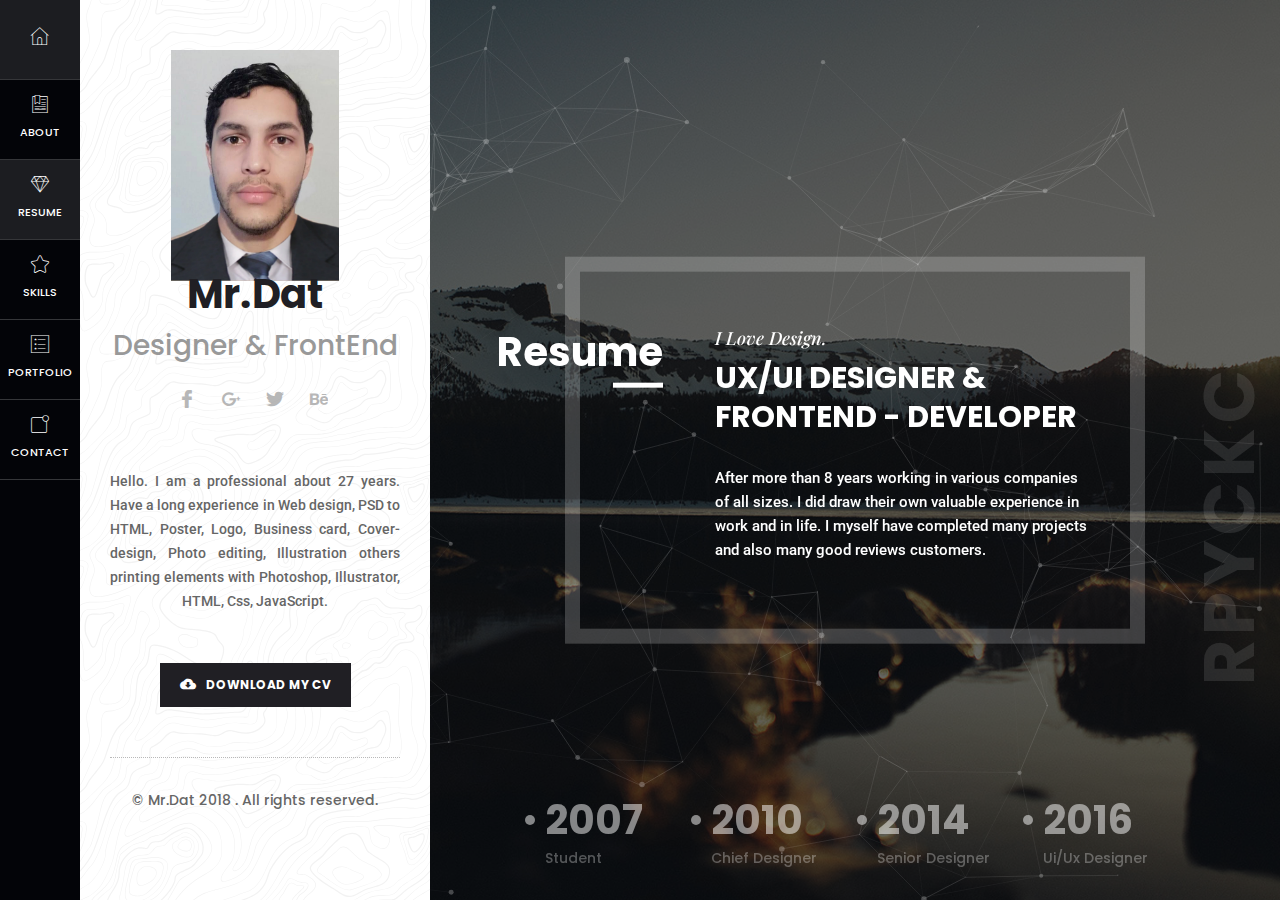
<file: public/resume.html>
<!DOCTYPE html>
<html lang="en">

<!-- Mirrored from lamdohoa.com/perstar/resume.html by HTTrack Website Copier/3.x [XR&CO'2014], Tue, 11 Sep 2018 05:26:03 GMT -->
<head>
    <meta charset="utf-8" >
    <meta name="viewport" content="width=device-width, initial-scale=1, user-scalable=no">
    <title>PerStar - Personal Vcard HTML Template</title>

	<meta content="PerStar Personal Vcard HTML Template" name="description">
	<meta content="PerStar, Vcard, Personal, HTML template" name="keywords">
	<meta content="xdesky" name="author">

	<meta property="og:site_name" content="-CUSTOMER VALUE-">
	<meta property="og:title" content="-CUSTOMER VALUE-">
	<meta property="og:description" content="-CUSTOMER VALUE-">
	<meta property="og:type" content="website">
	<meta property="og:image" content="-CUSTOMER VALUE-"><!-- link to image for social -->
	<meta property="og:url" content="-CUSTOMER VALUE-">

	<link rel="icon" href="favicon.ico" type="image/x-icon">

    <!-- loading style -->
    <link rel="stylesheet" type="text/css" href="assets/css/loading.css">
    <!-- font icon -->
    <link rel="stylesheet" type="text/css" href="assets/css/fontperstar.css">
    <!-- bootstrap style -->
    <link rel="stylesheet" type="text/css" href="assets/css/lib/bootstrap.min.css">
    <!-- animate style -->
    <link rel="stylesheet" type="text/css" href="assets/css/lib/animate.min.css">
    <!-- owl carousel style -->
    <link rel="stylesheet" type="text/css" href="assets/css/lib/owl.carousel.min.css">
    <!-- main style -->
    <link rel="stylesheet" type="text/css" href="assets/css/main-style.css">
    <!-- embed font -->
    <link href="https://fonts.googleapis.com/css?family=Roboto:300,400" rel="stylesheet">
    <link href="https://fonts.googleapis.com/css?family=Poppins:200,400,700" rel="stylesheet">
    <link href="https://fonts.googleapis.com/css?family=Playfair+Display:400i" rel="stylesheet">
</head>

<body>
    <!-- LOADING PAGE -->
    <div id="loading" class="animated">
        <div class="circle"></div>
    </div>
    <!-- #LOADING PAGE -->
    <div class="body-overlay"></div>
	<!-- SIDEBAR LEFT -->
	<div class="sidebar-left animated">
        <div id="bars">
            <span class="bar"></span>
        </div>
		<ul class="nav">
			<li><a href="index-2.html"><i class="ps ps-home"></i><span>Home</span></a></li>
			<li><a href="about.html"><i class="ps ps-bookmark"></i><span>About</span></a></li>
			<li><a href="resume.html" class="active"><i class="ps ps-diamond"></i><span>Resume</span></a></li>
			<li><a href="skill.html"><i class="ps ps-star"></i><span>Skills</span></a></li>
			<li><a href="portfolio.html"><i class="ps ps-list"></i><span>Portfolio</span></a></li>
			<li><a href="contact.html"><i class="ps ps-notification"></i><span>Contact</span></a></li>
		</ul>
	</div>
	<!-- #SIDEBAR LEFT -->
	<!-- VCARD BOX -->
	<div class="vcard-box animated">
		<div class="avatar-section">
			<img src="assets/images/avatar.jpg" alt="avatar" />
		</div>
		<div class="infor-section">
			<h4 class="name-title">Mr.Dat</h4>
			<h5 class="sub-title">Designer &amp; FrontEnd</h5>
			<ul class="list-social">
				<li class="facebook"><a href="#"><i class="ps ps-facebook"></i></a></li>
				<li class="googleplus"><a href="#"><i class="ps ps-googleplus"></i></a></li>
				<li class="twitter"><a href="#"><i class="ps ps-twitter"></i></a></li>
				<li class="behance"><a href="#"><i class="ps ps-behance"></i></a></li>
			</ul>
			<div class="description wrap-text">
				Hello. I am a professional about 27 years. Have a long experience in Web design, PSD to HTML, Poster, Logo, Business card, Cover-design, Photo editing, Illustration others printing elements with Photoshop, Illustrator, HTML, Css, JavaScript.
			</div>
			<div class="btn-downloadcv">
				<a href="#"><i class="ps ps-download"></i> Download My CV</a>
			</div>
		</div>
		<div class="footer-section">
			<p>&copy; Mr.Dat 2018 . All rights reserved.</p>
		</div>
	</div>
	<!-- #VCARD BOX -->
	<!-- CONTENTS -->
	<div class="content-wrap animated">
        <div class="background" style="background-image: url(assets/images/bg/3.jpg);">
            <div id="particles-js"></div>
        </div>

		<div class="content-flex">
            <div class="regtangle">
                <h3 class="title-pro">Resume</h3>
            </div>
        </div>

        <div class="c-common sub-page">
            <div class="c-common-text">
                <h2 class="pre-header">I Love Design.</h2>
                <h1>UX/UI DESIGNER &amp; <br/>FRONTEND - DEVELOPER</h1>
                <div class="c-common-des wrap-text mt30">After more than 8 years working in various companies of all sizes. I did draw their own valuable experience in work and in life. I myself have completed many projects and also many good reviews customers.</div>
            </div>
        </div>

		<ul class="list-count years-resume clearfix">
			<li><a class="showmodal secondary url" href="#zero"><h4>2007</h4><span>Student</span></a></li>
			<li><a class="showmodal secondary url" href="#one"><h4>2010</h4><span>Chief Designer</span></a></li>
			<li><a class="showmodal secondary url" href="#two"><h4>2014</h4><span>Senior Designer</span></a></li>
			<li><a class="showmodal secondary url" href="#three"><h4>2016</h4><span>Ui/Ux Designer</span></a></li>
		</ul>
		<div class="text-free">Resume</div>
	</div>
	<!-- #CONTENTS -->
	<!-- RESUME CONTENTS MODAL -->
	<div class="resume-contents">
		<div class="content-modal">
			<span class="closer-resume"><i class="ps ps-multiply"></i></span>
			<div class="resume-modal">
				<div class="owl-carousel">
					<div class="item" data-hash="zero">
						<div class="cm-wraper">
							<div class="content-modal-header">
								<div class="cmh-left">
									<span class="cmhl-sub-title">Work in Namviet Corp 2004-2007</span>
									<span class="cmhl-main-title">CHIEF DESIGNER</span>
								</div>
								<div class="cmh-textbg">MY RESUME</div>
							</div>
							<div class="content-modal-middle">
								<div class="cmm-image">
									<img src="assets/images/resume.jpg" alt="resume">
									<span class="border-img"></span>
								</div>
								<div class="cmm-contents">
									<a href="#" class="link-web">www.myresume.com</a>
									<div class="wrap-text mt30">
										<p>Working under the assignment of superiors, always complete the assigned work. Creative initiative in their work. Planning to do the job.Working under the assignment of superiors, always complete the assigned work. Creative initiative in their work. Planning to do the job.</p>
									</div>
									<ul>
										<li>1. UI/UX Design</li>
										<li>2. Web Design</li>
										<li>3. App Design</li>
										<li>4. Brand Identity</li>
										<li>5. FontEnd Developer</li>
										<li>6. WordPress Developer</li>
										<li>7. Banner, Landing pages design</li>
									</ul>
								</div>
								<div class="counter cmm-pretext">1</div>
							</div>
						</div>
						<div class="cm-overlay"></div>
						<div class="cm-background" style="background-image: url('assets/images/bg/6.jpg');"></div>
					</div>
					<!--////-->
					<div class="item" data-hash="one">
						<div class="cm-wraper">
							<div class="content-modal-header">
								<div class="cmh-left">
									<span class="cmhl-sub-title">Work in Namviet Corp 2007-2009</span>
									<span class="cmhl-main-title">CHIEF DESIGNER</span>
								</div>
								<div class="cmh-textbg">MY RESUME</div>
							</div>
							<div class="content-modal-middle">
								<div class="cmm-image">
									<img src="assets/images/resume.jpg" alt="resume">
									<span class="border-img"></span>
								</div>
								<div class="cmm-contents">
									<a href="#" class="link-web">www.myresume.com</a>
									<div class="wrap-text mt30">
										<p>Working under the assignment of superiors, always complete the assigned work. Creative initiative in their work. Planning to do the job.Working under the assignment of superiors, always complete the assigned work. Creative initiative in their work. Planning to do the job.</p>
									</div>
									<ul>
										<li>1. UI/UX Design</li>
										<li>2. Web Design</li>
										<li>3. App Design</li>
										<li>4. Brand Identity</li>
										<li>5. FontEnd Developer</li>
										<li>6. WordPress Developer</li>
										<li>7. Banner, Landing pages design</li>
									</ul>
								</div>
								<div class="counter cmm-pretext">2</div>
							</div>
						</div>
						<div class="cm-overlay"></div>
						<div class="cm-background" style="background-image: url('assets/images/bg/6.jpg');"></div>
					</div>
					<!--////-->
					<div class="item" data-hash="two">
						<div class="cm-wraper">
							<div class="content-modal-header">
								<div class="cmh-left">
									<span class="cmhl-sub-title">Work in Namviet Corp 2010-2013</span>
									<span class="cmhl-main-title">CHIEF DESIGNER</span>
								</div>
								<div class="cmh-textbg">MY RESUME</div>
							</div>
							<div class="content-modal-middle">
								<div class="cmm-image">
									<img src="assets/images/resume.jpg" alt="resume">
									<span class="border-img"></span>
								</div>
								<div class="cmm-contents">
									<a href="#" class="link-web">www.myresume.com</a>
									<div class="wrap-text mt30">
										<p>Working under the assignment of superiors, always complete the assigned work. Creative initiative in their work. Planning to do the job.Working under the assignment of superiors, always complete the assigned work. Creative initiative in their work. Planning to do the job.</p>
									</div>
									<ul>
										<li>1. UI/UX Design</li>
										<li>2. Web Design</li>
										<li>3. App Design</li>
										<li>4. Brand Identity</li>
										<li>5. FontEnd Developer</li>
										<li>6. WordPress Developer</li>
										<li>7. Banner, Landing pages design</li>
									</ul>
								</div>
								<div class="counter cmm-pretext">3</div>
							</div>
						</div>
						<div class="cm-overlay"></div>
						<div class="cm-background" style="background-image: url('assets/images/bg/6.jpg');"></div>
					</div>
					<!--////-->
					<div class="item" data-hash="three">
						<div class="cm-wraper">
							<div class="content-modal-header">
								<div class="cmh-left">
									<span class="cmhl-sub-title">Work in Namviet Corp 2014-2015</span>
									<span class="cmhl-main-title">CHIEF DESIGNER</span>
								</div>
								<div class="cmh-textbg">MY RESUME</div>
							</div>
							<div class="content-modal-middle">
								<div class="cmm-image">
									<img src="assets/images/resume.jpg" alt="resume">
									<span class="border-img"></span>
								</div>
								<div class="cmm-contents">
									<a href="#" class="link-web">www.myresume.com</a>
									<div class="wrap-text mt30">
										<p>Working under the assignment of superiors, always complete the assigned work. Creative initiative in their work. Planning to do the job.Working under the assignment of superiors, always complete the assigned work. Creative initiative in their work. Planning to do the job.</p>
									</div>
									<ul>
										<li>1. UI/UX Design</li>
										<li>2. Web Design</li>
										<li>3. App Design</li>
										<li>4. Brand Identity</li>
										<li>5. FontEnd Developer</li>
										<li>6. WordPress Developer</li>
										<li>7. Banner, Landing pages design</li>
									</ul>
								</div>
								<div class="counter cmm-pretext">4</div>
							</div>
						</div>
						<div class="cm-overlay"></div>
						<div class="cm-background" style="background-image: url('assets/images/bg/6.jpg');"></div>
					</div>
				</div>
				<div class="content-modal-footer">
					<ul class="list-count years-resume clearfix">
						<li><a class="secondary url" href="#zero"><h4>2007</h4><span>Student</span></a></li>
						<li><a class="secondary url" href="#one"><h4>2010</h4><span>Chief Designer</span></a></li>
						<li><a class="secondary url" href="#two"><h4>2014</h4><span>Senior Designer</span></a></li>
						<li><a class="secondary url" href="#three"><h4>2016</h4><span>Ui/Ux Designer</span></a></li>
					</ul>
				</div>
			</div>

		</div>
	</div>
	<!-- #RESUME CONTENTS MODAL -->

	<!-- js plugin -->
	<script type="text/javascript" src="assets/js/lib/jquery.min.js"></script>
	<script type="text/javascript" src="assets/js/lib/waypoints.min.js"></script>
    <script type="text/javascript" src="assets/js/lib/jquery.counterup.min.js"></script>
	<script type="text/javascript" src="assets/js/lib/bootstrap.min.js"></script>
	<script type="text/javascript" src="assets/js/lib/owl.carousel.min.js"></script>
	<script type="text/javascript" src="assets/js/lib/descrambler.min.js"></script>
	<script type="text/javascript" src="assets/js/lib/particles.min.js"></script>
	<script type="text/javascript" src="assets/js/functions.js"></script>
</body>

<!-- Mirrored from lamdohoa.com/perstar/resume.html by HTTrack Website Copier/3.x [XR&CO'2014], Tue, 11 Sep 2018 05:26:15 GMT -->
</html>
</file>
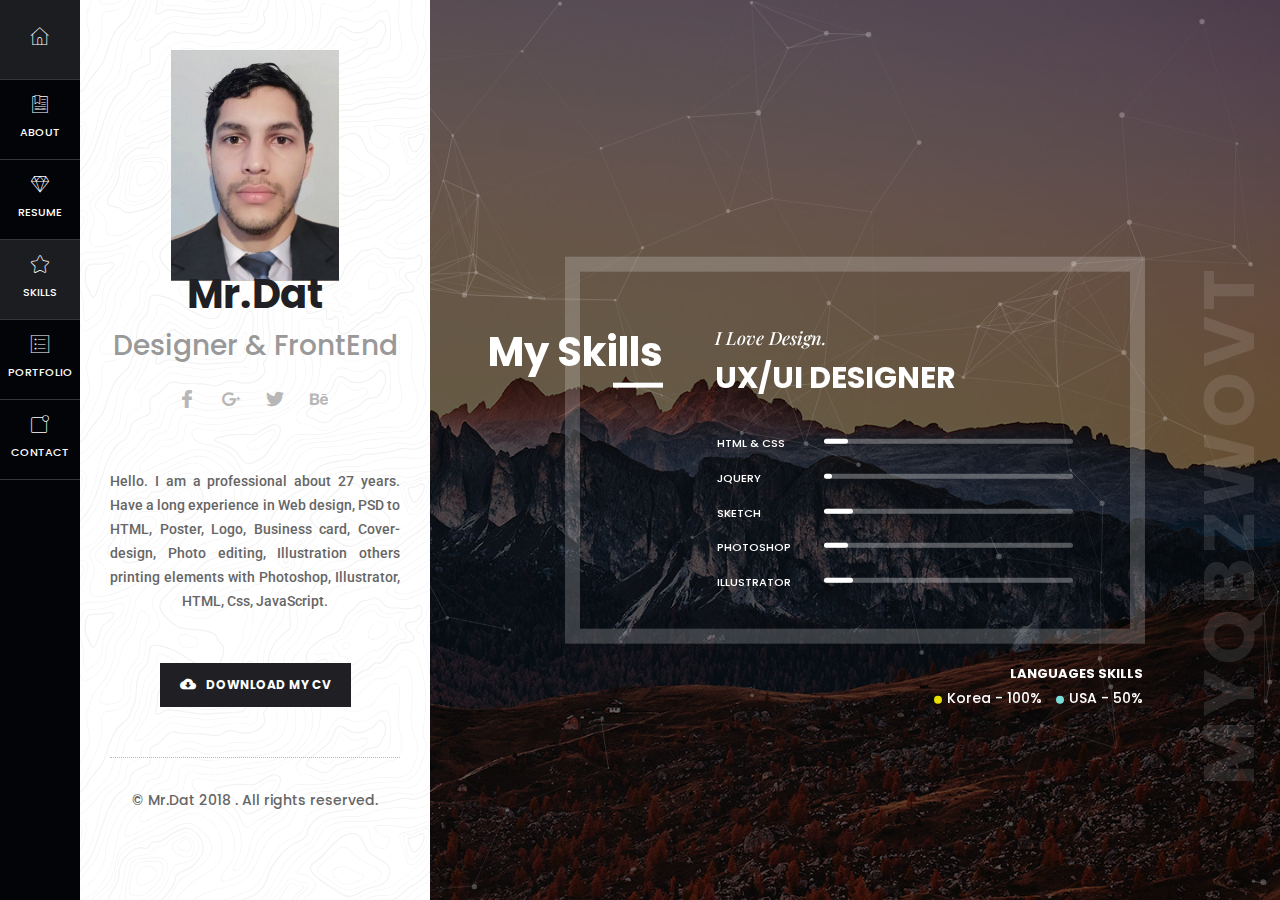
<file: public/skill.html>
<!DOCTYPE html>
<html lang="en">

<!-- Mirrored from lamdohoa.com/perstar/skill.html by HTTrack Website Copier/3.x [XR&CO'2014], Tue, 11 Sep 2018 05:26:15 GMT -->
<head>
    <meta charset="utf-8" >
    <meta name="viewport" content="width=device-width, initial-scale=1, user-scalable=no">
    <title>PerStar - Personal Vcard HTML Template</title>

	<meta content="PerStar Personal Vcard HTML Template" name="description">
	<meta content="PerStar, Vcard, Personal, HTML template" name="keywords">
	<meta content="xdesky" name="author">

	<meta property="og:site_name" content="-CUSTOMER VALUE-">
	<meta property="og:title" content="-CUSTOMER VALUE-">
	<meta property="og:description" content="-CUSTOMER VALUE-">
	<meta property="og:type" content="website">
	<meta property="og:image" content="-CUSTOMER VALUE-"><!-- link to image for social -->
	<meta property="og:url" content="-CUSTOMER VALUE-">

	<link rel="icon" href="favicon.ico" type="image/x-icon">

    <!-- loading style -->
    <link rel="stylesheet" type="text/css" href="assets/css/loading.css">
    <!-- font icon -->
    <link rel="stylesheet" type="text/css" href="assets/css/fontperstar.css">
    <!-- bootstrap style -->
    <link rel="stylesheet" type="text/css" href="assets/css/lib/bootstrap.min.css">
    <!-- animate style -->
    <link rel="stylesheet" type="text/css" href="assets/css/lib/animate.min.css">
    <!-- owl carousel style -->
    <link rel="stylesheet" type="text/css" href="assets/css/lib/owl.carousel.min.css">
    <!-- main style -->
    <link rel="stylesheet" type="text/css" href="assets/css/main-style.css">
    <!-- embed font -->
    <link href="https://fonts.googleapis.com/css?family=Roboto:300,400" rel="stylesheet">
    <link href="https://fonts.googleapis.com/css?family=Poppins:200,400,700" rel="stylesheet">
    <link href="https://fonts.googleapis.com/css?family=Playfair+Display:400i" rel="stylesheet">
</head>

<body>
    <!-- LOADING PAGE -->
    <div id="loading" class="animated">
        <div class="circle"></div>
    </div>
    <!-- #LOADING PAGE -->
    <div class="body-overlay"></div>
	<!-- SIDEBAR LEFT -->
	<div class="sidebar-left animated">
        <div id="bars">
            <span class="bar"></span>
        </div>
		<ul class="nav">
			<li><a href="index-2.html"><i class="ps ps-home"></i><span>Home</span></a></li>
			<li><a href="about.html"><i class="ps ps-bookmark"></i><span>About</span></a></li>
			<li><a href="resume.html"><i class="ps ps-diamond"></i><span>Resume</span></a></li>
			<li><a href="skill.html" class="active"><i class="ps ps-star"></i><span>Skills</span></a></li>
			<li><a href="portfolio.html"><i class="ps ps-list"></i><span>Portfolio</span></a></li>
			<li><a href="contact.html"><i class="ps ps-notification"></i><span>Contact</span></a></li>
		</ul>
	</div>
	<!-- #SIDEBAR LEFT -->
	<!-- VCARD BOX -->
	<div class="vcard-box animated">
		<div class="avatar-section">
			<img src="assets/images/avatar.jpg" alt="avatar" />
		</div>
		<div class="infor-section">
			<h4 class="name-title">Mr.Dat</h4>
			<h5 class="sub-title">Designer &amp; FrontEnd</h5>
			<ul class="list-social">
				<li class="facebook"><a href="#"><i class="ps ps-facebook"></i></a></li>
				<li class="googleplus"><a href="#"><i class="ps ps-googleplus"></i></a></li>
				<li class="twitter"><a href="#"><i class="ps ps-twitter"></i></a></li>
				<li class="behance"><a href="#"><i class="ps ps-behance"></i></a></li>
			</ul>
			<div class="description wrap-text">
				Hello. I am a professional about 27 years. Have a long experience in Web design, PSD to HTML, Poster, Logo, Business card, Cover-design, Photo editing, Illustration others printing elements with Photoshop, Illustrator, HTML, Css, JavaScript.
			</div>
			<div class="btn-downloadcv">
				<a href="#"><i class="ps ps-download"></i> Download My CV</a>
			</div>
		</div>
		<div class="footer-section">
			<p>&copy; Mr.Dat 2018 . All rights reserved.</p>
		</div>
	</div>
	<!-- #VCARD BOX -->
	<!-- CONTENTS -->
	<div class="content-wrap animated">
        <div class="background" style="background-image: url(assets/images/bg/4.jpg);">
            <div id="particles-js"></div>
        </div>

		<div class="content-flex">
            <div class="regtangle">
                <h3 class="title-pro">My Skills</h3>
            </div>
        </div>

        <div class="c-common sub-page">
            <div class="c-common-text clearfix">
                <h2 class="pre-header">I Love Design.</h2>
                <h1>UX/UI DESIGNER</h1>
            </div>
        </div>

        <div class="skills-container clearfix">
            <div class="bar">
                <div class="skill">HTML &amp; CSS</div>
                <div class="bar-outer">
                    <div class="speech-bubble html">75%</div>
                    <div class="bar-inner ht"></div>
                </div>
            </div>
            <div class="bar">
                <div class="skill">jQuery</div>
                <div class="bar-outer">
                    <div class="speech-bubble jquery">25%</div>
                    <div class="bar-inner jq"></div>
                </div>
            </div>
            <div class="bar">
                <div class="skill">Sketch</div>
                <div class="bar-outer">
                    <div class="speech-bubble sketch">90%</div>
                    <div class="bar-inner sk"></div>
                </div>
            </div>
            <div class="bar">
                <div class="skill">PhotoShop</div>
                <div class="bar-outer">
                    <div class="speech-bubble photo">75%</div>
                    <div class="bar-inner ph"></div>
                </div>
            </div>
            <div class="bar">
                <div class="skill">Illustrator</div>
                <div class="bar-outer">
                    <div class="speech-bubble illustrator">90%</div>
                    <div class="bar-inner il"></div>
                </div>
            </div>
            <div class="skill-language">
                <span>Languages Skills</span>
                <ul>
                    <li>Korea - 100%</li>
                    <li>USA - 50%</li>
                </ul>
            </div>
        </div>

		<div class="text-free">MY SKILLS</div>
	</div>
	<!-- #CONTENTS -->

	<!-- js plugin -->
    <script type="text/javascript" src="assets/js/lib/jquery.min.js"></script>
    <script type="text/javascript" src="assets/js/lib/waypoints.min.js"></script>
    <script type="text/javascript" src="assets/js/lib/jquery.counterup.min.js"></script>
    <script type="text/javascript" src="assets/js/lib/bootstrap.min.js"></script>
    <script type="text/javascript" src="assets/js/lib/owl.carousel.min.js"></script>
    <script type="text/javascript" src="assets/js/lib/descrambler.min.js"></script>
    <script type="text/javascript" src="assets/js/lib/particles.min.js"></script>
    <script type="text/javascript" src="assets/js/functions.js"></script>
</body>

<!-- Mirrored from lamdohoa.com/perstar/skill.html by HTTrack Website Copier/3.x [XR&CO'2014], Tue, 11 Sep 2018 05:26:51 GMT -->
</html>
</file>
<file: public/assets/css/loading.css>
#loading {
    display: none;
    position: fixed;
    top: 0;
    right: 0;
    bottom: 0;
    left: 0;
    z-index: 9999;
    background-color: #030408;
}
#loading .circle {
  position: absolute;
  top: 50%;
  left: 50%;
  width: 80px;
  height: 80px;
  margin-top: -40px;
  margin-left: -40px;
  border-radius: 50%;
  border: solid 5px #222;
  border-top-color: #ccc;
  -webkit-animation: spin 1s infinite linear;
          animation: spin 1s infinite linear;
}
#loading.loaded {
  display: none;
}
@-webkit-keyframes spin {
  100% {
    -webkit-transform: rotate(360deg);
  }
}
@keyframes spin {
  100% {
    -webkit-transform: rotate(360deg);
  }
}
@media (min-width: 992px) {
  #loading {
    display: block;
  }
}
</file>
<file: public/assets/css/fontperstar.css>
@font-face {
  font-family: 'perstar';
  src:  url('../fonts/perstarefe3.eot?9zevo5');
  src:  url('../fonts/perstarefe3.eot?9zevo5#iefix') format('embedded-opentype'),
    url('../fonts/perstarefe3.ttf?9zevo5') format('truetype'),
    url('../fonts/perstarefe3.woff?9zevo5') format('woff'),
    url('../fonts/perstarefe3.svg?9zevo5#perstar') format('svg');
  font-weight: normal;
  font-style: normal;
}

.ps {
  /* use !important to prevent issues with browser extensions that change fonts */
  font-family: 'perstar' !important;
  speak: none;
  font-style: normal;
  font-weight: normal;
  font-variant: normal;
  text-transform: none;
  line-height: 1;

  /* Better Font Rendering =========== */
  -webkit-font-smoothing: antialiased;
  -moz-osx-font-smoothing: grayscale;
}

.ps-behance:before {
  content: "\e900";
}
.ps-bookmark:before {
  content: "\e901";
}
.ps-compass:before {
  content: "\e902";
}
.ps-diamond:before {
  content: "\e903";
}
.ps-download:before {
  content: "\e904";
}
.ps-facebook:before {
  content: "\e905";
}
.ps-fingerprint:before {
  content: "\e906";
}
.ps-flag:before {
  content: "\e907";
}
.ps-googleplus:before {
  content: "\e908";
}
.ps-home:before {
  content: "\e909";
}
.ps-id-card:before {
  content: "\e90a";
}
.ps-layers:before {
  content: "\e90b";
}
.ps-left-arrow:before {
  content: "\e90c";
}
.ps-list:before {
  content: "\e90d";
}
.ps-multiply:before {
  content: "\e90e";
}
.ps-notebook:before {
  content: "\e90f";
}
.ps-notification:before {
  content: "\e910";
}
.ps-right-arrow:before {
  content: "\e911";
}
.ps-star:before {
  content: "\e912";
}
.ps-twitter:before {
  content: "\e913";
}
.ps-umbrella:before {
  content: "\e914";
}
.ps-worldwide:before {
  content: "\e915";
}
</file>
<file: public/assets/css/main-style.css>
/*-------------------------------------------------------------------/*
Template name : PerStar
Version    : 1.0.0
Author     : xdesky
Last change: 2018/05/06
/*-------------------------------------------------------------------
[Color codes]
    Background:   #030408
    Body Color :  #666666
    Accent color: #030408
[Typography]
    Body:           14px Roboto, sans-serif;
    Heading:        Poppins, sans-serif;
    Small Heading:  Playfair Display, serif;

[Table of contents]

    1. COMMON STYLES
    2. LEFT SIDEBAR
    3. VCARD
    4. CONTENT
        4.1. Common
    	4.2. Home
    	4.3. About
    	4.4. Resume
    	4.5. Skill
    	4.6. Portfolio
    	4.7. Contact
    5. RESPONSIVE

-------------------------------------------------------------------*/
/*-------------------
1. COMMON STYLES
---------------------*/
body {
  font-family: 'Poppins', sans-serif;
  font-size: 14px;
  line-height: 24px;
  color: #333;
  background-color: #030408;
  font-weight: 500;
  -webkit-font-smoothing: antialiased;
}
img {
  max-width: 100%;
}
h1,
h2,
h3,
h4,
h5,
h6 {
  line-height: 1.3em;
  margin-top: 0;
  color: #222;
}
h1 {
  font-size: 36px;
}
h2 {
  font-size: 30px;
}
h3 {
  font-size: 24px;
}
h4 {
  font-size: 20px;
}
h5 {
  font-size: 16px;
}
h6 {
  font-size: 14px;
}
button:focus {
  outline: none;
}
a {
  color: #ffffff;
  text-decoration: none;
  transition: all 0.3s ease 0s;
}
.transition {
  transition: all 0.3s ease 0s;
}
a:hover,
a:focus {
  text-decoration: none;
  color: inherit;
  outline: none;
}
p {
  margin-bottom: 22px;
}
ul,
ol {
  margin: 0;
  padding: 0;
}
ul ul,
ol ol,
ul ol,
ol ul {
  padding-left: 30px;
}
.wrap-text {
  font-family: 'Roboto', sans-serif;
  font-size: 14px;
  font-weight: 300px;
  color: #666666;
}
.wrap-text a {
  color: #666666;
}
.pre-header {
  font-family: 'Playfair Display', serif;
  font-size: 20px;
}
.line {
  width: 40px;
  height: 5px;
  background-color: #fff;
  display: block;
  margin-bottom: 30px;
}
.mt20 {
  margin-top: 20px;
}
.mt30 {
  margin-top: 30px;
}
.grey {
  background-color: #ccc;
}
::-webkit-input-placeholder {
  color: inherit;
  opacity: 1;
  filter: alpha(opacity=100);
}
:-moz-placeholder {
  /* Firefox 18- */
  color: inherit;
  opacity: 1;
  filter: alpha(opacity=100);
}
::-moz-placeholder {
  /* Firefox 19+ */
  color: inherit;
  opacity: 1;
  filter: alpha(opacity=100);
}
:-ms-input-placeholder {
  color: inherit;
  opacity: 1;
  filter: alpha(opacity=100);
}
::-webkit-scrollbar {
  width: 5px;
  background-color: #F5F5F5;
}
::-webkit-scrollbar:horizontal {
  height: 5px;
}
::-webkit-scrollbar-thumb {
  background-color: #ccc;
}
::-webkit-scrollbar-track {
  background-color: #F5F5F5;
}
.body-overlay {
  position: fixed;
  top: 0;
  right: 0;
  bottom: 0;
  left: 0;
  z-index: 1;
  background-color: rgba(0, 0, 0, 0.75);
  opacity: 0;
  visibility: hidden;
  transition: 0.25s all ease-in-out;
}
.body-overlay.open {
  opacity: 1;
  visibility: visible;
}
.list-social {
  list-style: none;
  width: 100%;
  margin-top: 20px;
}
.list-social li {
  display: inline-block;
  width: 35px;
  height: 35px;
  line-height: 37px;
  text-align: center;
  margin-right: 5px;
  opacity: 0.7;
  transition: all 0.25s ease-in-out;
  cursor: pointer;
}
.list-social li a {
  font-size: 0px;
  color: #9a9a9a;
}
.list-social li .ps {
  font-size: 18px;
}
.list-social li:hover {
  border-color: #030408;
  opacity: 1;
}
.list-social li:hover a {
  color: #030408;
}
#particles-js {
  position: absolute;
  width: 100%;
  height: 100%;
  background: transparent;
  z-index: 1;
  opacity: 0.5;
}
/*-------------------
2. LEFT SIDEBAR
---------------------*/
.sidebar-left {
  position: fixed;
  top: 0;
  left: -100%;
  width: 100%;
  height: 100%;
  padding-top: 80px;
  background-color: #030408;
  z-index: 9;
  transition: all 0.5s ease-in-out;
}
.sidebar-left.on {
  left: 0;
  width: 100%;
}
.sidebar-left .nav {
  display: block;
  flex-wrap: initial;
  height: 100%;
  overflow: hidden;
  overflow-y: auto;
}
.sidebar-left .nav li {
  display: table;
  float: left;
  width: 50%;
  height: 80px;
  border-bottom: 1px solid rgba(255, 255, 255, 0.2);
}
.sidebar-left .nav li a {
  display: table-cell;
  vertical-align: middle;
  height: 100%;
  text-transform: uppercase;
  font-size: 11px;
  text-align: center;
}
.sidebar-left .nav li a .ps {
  font-size: 18px;
}
.sidebar-left .nav li a span {
  display: block;
}
.sidebar-left .nav li a.active {
  background-color: rgba(255, 255, 255, 0.1);
}
.sidebar-left .nav li a:hover {
  background-color: rgba(255, 255, 255, 0.1);
  color: #fff;
}
.sidebar-left .nav li:first-child span {
  display: none;
}
/*-------------------
3. VCARD
---------------------*/
.vcard-box {
  width: 350px;
  height: 100%;
  overflow-y: auto;
  position: fixed;
  z-index: 8;
  top: 0px;
  padding: 0px 30px;
  left: 80px;
  background: url("../images/topography.svg") #fff repeat top left;
}
.vcard-box .avatar-section {
  width: 168px;
  height: 168px;
  margin: auto;
  margin-top: 50px;
  margin-bottom: 50px;
}
.vcard-box .avatar-section img {
  width: 100%;
}
.vcard-box .infor-section {
  width: 100%;
  text-align: center;
}
.vcard-box .infor-section .name-title {
  font-size: 40px;
  color: #201f24;
  font-weight: 700;
}
.vcard-box .infor-section .sub-title {
  font-size: 28px;
  color: #999999;
}
.vcard-box .infor-section .description {
  margin-top: 50px;
  text-align: justify;
  text-align-last: center;
  display: block;
  line-height: 24px;
}
.vcard-box .infor-section .btn-downloadcv {
  background-color: #201f24;
  display: inline-block;
  padding: 10px 20px;
  text-align: center;
  text-transform: uppercase;
  font-weight: 700;
  font-size: 12px;
  margin-top: 50px;
  transition: all 0.3s ease 0s;
}
.vcard-box .infor-section .btn-downloadcv .ps {
  font-size: 16px;
  margin-right: 7px;
  vertical-align: -2px;
}
.vcard-box .infor-section .btn-downloadcv:hover {
  opacity: 0.8;
  transition: all 0.3s ease 0s;
}
.vcard-box .infor-section .btn-downloadcv a:hover {
  color: #fff;
}
.vcard-box .footer-section {
  border-top: 1px dotted #b9b9b9;
  text-align: center;
  display: block;
  margin-top: 50px;
}
.vcard-box .footer-section p {
  margin-top: 30px;
  color: #666666;
}
/*-------------------
4. CONTENT
---------------------*/
/*
4.1. Common
*/
.content-wrap {
  position: relative;
  background-color: #030408;
}
.content-wrap .background-video {
  width: 100%;
  height: 100%;
  position: absolute;
  top: 0px;
  left: 0px;
}
.content-wrap .content-flex {
  position: relative;
  height: 100vh;
}
.content-wrap .content-flex .regtangle {
  position: absolute;
  top: 50%;
  left: 50%;
  width: 100%;
  height: calc(0px +  580px*2/5);
  -webkit-transform: translate(-50%, -50%);
          transform: translate(-50%, -50%);
  z-index: 4;
  display: block;
  border: 15px solid rgba(255, 255, 255, 0.2);
}
.content-wrap .c-common {
  position: relative;
  padding: 0 30px 50px;
}
.content-wrap .c-common:not(.sub-page) {
  position: absolute;
  top: 0;
  width: 100%;
  height: 100vh;
  padding: 0;
}
.content-wrap .c-common:not(.sub-page) .c-common-text {
  position: absolute;
  top: 50%;
  left: 50%;
  -webkit-transform: translate(-50%, -50%);
          transform: translate(-50%, -50%);
  width: 100%;
  padding: 0 30px;
  z-index: 4;
}
.content-wrap .c-common:not(.sub-page) .c-common-text h1 {
  font-size: 52px;
}
.content-wrap .c-common .c-common-text h1 {
  font-weight: 700;
  color: #fff;
  text-transform: uppercase;
}
.content-wrap .c-common .c-common-text h2 {
  color: #fff;
  font-size: 18px;
  font-style: italic;
}
.content-wrap .c-common .c-common-text .c-common-des {
  color: #fff;
  font-size: 15px;
}
.content-wrap .c-common .c-common-text .action-btn {
  display: block;
  margin-top: 20px;
}
.content-wrap .c-common .c-common-text .action-btn a:hover {
  opacity: 0.4;
  color: #fff;
}
.content-wrap .c-common .c-common-text .action-btn .preview {
  width: 30px;
  display: inline-block;
  margin-right: 10px;
}
.content-wrap .c-common .c-common-text .action-btn .next {
  width: 30px;
  display: inline-block;
}
.content-wrap .text-free {
  font-size: 70px;
  letter-spacing: 5px;
  font-weight: 700;
  opacity: 0.1;
  text-transform: uppercase;
  position: fixed;
  width: 800px;
  height: 0px;
  line-height: 0px;
  z-index: 2;
  color: #fff;
  bottom: -25px;
  right: -750px;
  /* IE 9 */
  -webkit-transform: rotate(-90deg);
  /* Safari */
  transform: rotate(-90deg);
  -webkit-transform-origin: left top;
  transform-origin: left top;
  text-align: center;
}
.content-wrap .background {
  position: fixed;
  top: 0;
  left: 0;
  z-index: 0;
  width: 100vw;
  height: 100vh;
  background-size: cover;
  background-position: top center;
  background-repeat: no-repeat;
}
.content-wrap .background::after {
  content: '';
  position: absolute;
  top: 0px;
  left: 0px;
  width: 100vw;
  height: 100vh;
  background-color: rgba(0, 0, 0, 0.6);
}
/*
4.3. About
*/
.sub-page h1 {
  font-size: 30px !important;
}
.title-pro {
  position: absolute;
  font-size: 50px;
  font-weight: 700;
  color: #fff;
  width: 100%;
  text-align: center;
  top: 50%;
  -webkit-transform: translateY(-50%);
          transform: translateY(-50%);
}
.title-pro::after {
  content: "";
  display: block;
  position: absolute;
  left: 50%;
  -webkit-transform: translateX(-50%);
          transform: translateX(-50%);
  width: 50px;
  height: 5px;
  margin-top: 5px;
  background-color: #fff;
}
.list-count {
  position: relative;
  width: 100%;
  list-style: none;
  padding: 0 30px 50px;
  z-index: 5;
  text-align: center;
}
.list-count li {
  float: left;
  width: 50%;
  padding: 10px 0 10px 20px;
  position: relative;
  text-align: left;
  opacity: 0.5;
  transition: all 0.3s ease 0s;
}
.list-count li h4 {
  position: relative;
  color: #fff;
  font-size: 40px;
  font-weight: 700;
  margin-bottom: 0px;
}
.list-count li h4::before {
  position: absolute;
  top: 50%;
  -webkit-transform: translateY(-50%);
          transform: translateY(-50%);
  left: -20px;
  content: "";
  width: 10px;
  height: 10px;
  background-color: #fff;
  border-radius: 10px;
}
.list-count li span {
  color: #fff;
  opacity: 0.6;
}
.list-count li:hover {
  opacity: 1;
  transition: all 0.3s ease 0s;
}
/*
4.4. Resume
*/
.resume-contents .content-modal {
  width: 100%;
  height: 100%;
  position: fixed;
  top: 0px;
  right: 0px;
  z-index: 5;
  background-color: #030408;
  overflow-x: hidden;
  overflow-y: auto;
  display: none;
}
.resume-contents .content-modal .closer-resume {
  display: block;
  position: absolute;
  top: 10px;
  right: 10px;
  z-index: 9;
  width: 30px;
  height: 30px;
  line-height: 30px;
  text-align: center;
  color: #fff;
  opacity: 0.5;
  cursor: pointer;
  transition: all 0.3s ease 0s;
}
.resume-contents .content-modal .closer-resume:hover {
  /* IE 9 */
  -webkit-transform: rotate(45deg);
  /* Safari */
  transform: rotate(45deg);
  opacity: 1;
}
.resume-contents .content-modal .resume-modal {
  width: 100%;
}
.resume-contents .content-modal .owl-nav {
  width: 100px;
  float: left;
  text-align: right;
  position: absolute;
  height: 50px;
  top: 70px;
  right: 60px;
}
.resume-contents .content-modal .owl-nav button {
  width: 30px;
  height: 30px;
  line-height: 30px;
  display: inline-block;
  margin-top: 18px;
  color: #fff;
  font-size: 0;
  text-align: center;
  cursor: pointer;
  opacity: 0.5;
  transition: all 0.3s ease 0s;
}
.resume-contents .content-modal .owl-nav button:hover {
  opacity: 1;
  transition: all 0.3s ease 0s;
}
.resume-contents .content-modal .owl-nav button::before {
  content: "";
  font-family: 'perstar' !important;
  speak: none;
  font-size: 16px;
  font-style: normal;
  font-weight: normal;
  font-variant: normal;
  text-transform: none;
  line-height: 1;
  -webkit-font-smoothing: antialiased;
  -moz-osx-font-smoothing: grayscale;
}
.resume-contents .content-modal .owl-nav .disabled {
  opacity: 0.1;
}
.resume-contents .content-modal .owl-nav .owl-prev::before {
  content: "\e90c";
}
.resume-contents .content-modal .owl-nav .owl-next::before {
  content: "\e911";
}
.resume-contents .content-modal .secondary:hover,
.resume-contents .content-modal .secondary:focus,
.resume-contents .content-modal .secondary:hover,
.resume-contents .content-modal .secondary:focus {
  color: #fff;
  opacity: 1;
}
.resume-contents .content-modal .cm-wraper {
  width: 100%;
  display: block;
  padding: 65px 30px 0 30px;
  z-index: 10;
  position: relative;
  float: left;
}
.resume-contents .content-modal .cm-wraper .content-modal-header {
  width: 100%;
  height: 100px;
  margin-top: 20px;
  display: block;
  float: left;
}
.resume-contents .content-modal .cm-wraper .content-modal-header .cmh-left {
  width: 100%;
  float: left;
  padding-left: 50px;
  color: #fff;
}
.resume-contents .content-modal .cm-wraper .content-modal-header .cmh-left .cmhl-sub-title {
  display: block;
  position: relative;
  font-family: 'Playfair Display', serif;
  font-size: 18px;
  opacity: 0.5;
  width: calc(100% - 90px);
}
.resume-contents .content-modal .cm-wraper .content-modal-header .cmh-left .cmhl-sub-title::before {
  content: "";
  width: 40px;
  height: 4px;
  background-color: #fff;
  position: absolute;
  left: -50px;
  top: 15px;
}
.resume-contents .content-modal .cm-wraper .content-modal-header .cmh-left .cmhl-main-title {
  display: block;
  font-size: 25px;
  font-weight: 700;
  margin-top: 15px;
  text-transform: uppercase;
}
.resume-contents .content-modal .cm-wraper .content-modal-header .cmh-btn-slider {
  float: left;
  width: 100px;
  text-align: right;
}
.resume-contents .content-modal .cm-wraper .content-modal-header .cmh-btn-slider .prev {
  width: 30px;
  height: 30px;
  display: inline-block;
  background: url('../images/icons/left-arrow.svg') center center no-repeat;
  background-size: 50%;
  font-size: 0px;
  margin-top: 18px;
  cursor: pointer;
  opacity: 0.3;
}
.resume-contents .content-modal .cm-wraper .content-modal-header .cmh-btn-slider .next {
  width: 30px;
  height: 30px;
  display: inline-block;
  background: url('../images/icons/right-arrow.svg') center center no-repeat;
  background-size: 50%;
  font-size: 0px;
  margin-top: 18px;
  cursor: pointer;
  opacity: 0.3;
}
.resume-contents .content-modal .cm-wraper .content-modal-header .cmh-textbg {
  width: 100%;
  font-size: 45px;
  font-weight: 700;
  color: #fff;
  opacity: 0.06;
  position: fixed;
  top: 92px;
  right: 0;
  text-transform: uppercase;
  text-align: right;
}
.resume-contents .content-modal .cm-wraper .content-modal-middle {
  width: 100%;
  padding-top: 30px;
  display: block;
  float: left;
}
.resume-contents .content-modal .cm-wraper .content-modal-middle .cmm-image {
  float: left;
  position: relative;
  width: 220px;
  height: 283px;
  margin-bottom: 80px;
}
.resume-contents .content-modal .cm-wraper .content-modal-middle .cmm-image img {
  width: 100%;
  z-index: 11;
  position: absolute;
}
.resume-contents .content-modal .cm-wraper .content-modal-middle .cmm-image .border-img {
  width: 220px;
  height: 283px;
  position: absolute;
  top: 50px;
  right: -50px;
  border: 10px solid #fff;
  opacity: 0.1;
}
.resume-contents .content-modal .cm-wraper .content-modal-middle .cmm-contents {
  float: left;
  color: #fff;
  padding-bottom: 50px;
  font-size: 16px;
}
.resume-contents .content-modal .cm-wraper .content-modal-middle .cmm-contents .link-web {
  display: block;
  opacity: 0.5;
}
.resume-contents .content-modal .cm-wraper .content-modal-middle .cmm-contents .link-web::before {
  content: "\e915";
  font-family: 'perstar' !important;
  speak: none;
  font-style: normal;
  font-weight: normal;
  font-variant: normal;
  text-transform: none;
  line-height: 1;
  -webkit-font-smoothing: antialiased;
  -moz-osx-font-smoothing: grayscale;
  margin-right: 10px;
  vertical-align: middle;
}
.resume-contents .content-modal .cm-wraper .content-modal-middle .cmm-contents .wrap-text {
  color: #fff;
  border-left: 3px solid rgba(255, 255, 255, 0.3);
  padding-left: 15px;
  font-size: 15px;
  line-height: 24px;
}
.resume-contents .content-modal .cm-wraper .content-modal-middle .cmm-contents ul {
  list-style: none;
  margin-left: 15px;
  columns: 2;
  -webkit-columns: 2;
  -moz-columns: 2;
  opacity: 0.7;
  margin-top: 30px;
}
.resume-contents .content-modal .cm-wraper .content-modal-middle .cmm-contents ul li {
  line-height: 34px;
}
.resume-contents .content-modal .cm-wraper .content-modal-middle .cmm-pretext {
  font-size: 200px;
  font-weight: 700;
  color: #fff;
  position: absolute;
  right: 50px;
  bottom: 180px;
  opacity: 0.1;
}
.resume-contents .content-modal .cm-wraper .content-modal-middle .cmm-pretext:before {
  content: "0";
  font-size: 200px;
  font-weight: 700;
  color: #fff;
}
.resume-contents .content-modal .cm-wraper .content-modal-footer {
  width: 100%;
  height: 110px;
  display: block;
  float: left;
  margin-bottom: 30px;
}
.resume-contents .content-modal .cm-wraper .content-modal-footer .years-resume li {
  opacity: 0.3;
}
.resume-contents .content-modal .cm-wraper .content-modal-footer .years-resume li.active {
  opacity: 1;
}
.resume-contents .content-modal .cm-wraper .content-modal-footer .years-resume li:hover {
  opacity: 1;
}
.resume-contents .content-modal .cm-overlay {
  background-color: rgba(0, 0, 0, 0.75);
  width: 100%;
  height: 100%;
  z-index: 4;
  position: absolute;
}
.resume-contents .content-modal .cm-background {
  width: 100%;
  height: 100%;
  z-index: 2;
  position: absolute;
  background-position: center;
  background-size: cover;
}
/*
4.5. Skill
*/
.skills-container {
  position: relative;
  padding: 0 30px 50px;
}
.skills-container .bar {
  width: 100%;
  margin: 4px 0px;
  float: left;
}
.skills-container .bar .skill {
  font-size: 0.8em;
  text-transform: uppercase;
  margin-bottom: 0.25em;
  color: #fff;
  float: left;
  width: 30%;
}
.skills-container .bar .bar-outer {
  height: 5px;
  background: rgba(255, 255, 255, 0.3);
  position: relative;
  border-radius: 0.3em;
  width: 70%;
  float: right;
  margin-top: 8px;
}
.skills-container .bar .bar-outer .bar-inner {
  width: 0;
  height: 5px;
  border-radius: 0.3em;
}
.skills-container .bar .bar-outer .speech-bubble {
  font-size: 0.75em;
  line-height: 1.3em;
  position: absolute;
  top: -1.8em;
  text-align: center;
  min-width: 2.5em;
  border-radius: 0.3em;
  display: none;
}
.skills-container .bar .bar-outer .speech-bubble:after {
  border: 0.5em solid transparent;
  content: "";
  margin-left: -0.5em;
  position: absolute;
  top: 100%;
  left: 50%;
}
.skills-container .bar .bar-outer .html,
.skills-container .bar .bar-outer .photo,
.skills-container .bar .bar-outer .fluent {
  left: calc(75% - 1.5em);
}
.skills-container .bar .bar-outer .jquery {
  left: calc(25% - 1.5em);
}
.skills-container .bar .bar-outer .sketch,
.skills-container .bar .bar-outer .illustrator {
  left: calc(90% - 1.5em);
}
.skills-container .bar .bar-outer .indesign {
  left: calc(85% - 1.5em);
}
.skills-container .bar .bar-outer .ht,
.skills-container .bar .bar-outer .html {
  background: #fff;
}
.skills-container .bar .bar-outer .html:after {
  border-top-color: #fff;
}
.skills-container .bar .bar-outer .jq,
.skills-container .bar .bar-outer .jquery {
  background: #fff;
}
.skills-container .bar .bar-outer .jquery:after {
  border-top-color: #fff;
}
.skills-container .bar .bar-outer .sk,
.skills-container .bar .bar-outer .sketch {
  background: #fff;
}
.skills-container .bar .bar-outer .sketch:after {
  border-top-color: #fff;
}
.skills-container .bar .bar-outer .ph,
.skills-container .bar .bar-outer .photo {
  background: #fff;
}
.skills-container .bar .bar-outer .photo:after {
  border-top-color: #fff;
}
.skills-container .bar .bar-outer .il,
.skills-container .bar .bar-outer .illustrator {
  background: #fff;
}
.skills-container .bar .bar-outer .illustrator:after {
  border-top-color: #fff;
}
.skills-container .skill-language {
  width: 100%;
  float: left;
  margin-top: 30px;
  text-align: right;
}
.skills-container .skill-language span {
  text-transform: uppercase;
  font-size: 13px;
  color: #fff;
  font-weight: 700;
}
.skills-container .skill-language ul {
  list-style: none;
}
.skills-container .skill-language ul li {
  color: #fff;
  display: inline-block;
  margin-right: 10px;
}
.skills-container .skill-language ul li:before {
  content: "";
  width: 8px;
  height: 8px;
  border-radius: 8px;
  background-color: #e8e000;
  float: left;
  margin-top: 10px;
  margin-right: 5px;
}
.skills-container .skill-language ul li:last-child {
  margin-right: 0px;
}
.skills-container .skill-language ul li:last-child:before {
  background-color: #7adfdb;
}
/*
4.6. Portfolio
*/
.portfolio-list {
  position: relative;
  padding: 0 30px 50px;
  color: #fff;
  z-index: 3;
}
.portfolio-list .portfolio-ca div {
  text-align: center;
}
.portfolio-list .portfolio-ca div a {
  display: inline-block;
  width: 80px;
  height: 80px;
  line-height: 85px;
  text-align: center;
  background-color: rgba(255, 255, 255, 0.1);
  border-radius: 100%;
  font-size: 40px;
  margin-bottom: 30px;
}
.portfolio-list .portfolio-ca div .text-inslide {
  display: inline-block;
  width: 100%;
}
.portfolio-list .portfolio-ca div .text-inslide h4 {
  color: #fff;
  font-weight: 700;
  margin-bottom: 0px;
  display: block;
}
.portfolio-list .portfolio-ca div .text-inslide span {
  color: #fff;
  opacity: 0.6;
  display: block;
}
.portfolio-list .portfolio-ca .owl-dots {
  margin-top: 30px;
  text-align: center;
  font-size: 30px;
}
.portfolio-list .portfolio-ca .owl-dots button {
  width: 10px;
  height: 10px;
  background-color: #ccc;
  border-radius: 10px;
  margin-right: 5px;
  opacity: 0.3;
}
.portfolio-list .portfolio-ca .owl-dots .active {
  opacity: 0.7;
}
.modal-portfolio .content-modal-footer {
  padding: 0 30px 50px;
  text-align: center;
  color: #fff;
}
.modal-portfolio .content-modal-footer .cmfp-left {
  width: 100%;
  float: left;
  opacity: 0.5;
  margin-bottom: 15px;
}
.modal-portfolio .content-modal-footer .cmfp-right {
  width: 100%;
  float: right;
  text-transform: uppercase;
  font-weight: 700;
}
.modal-portfolio .content-modal-footer .cmfp-right span {
  opacity: 0.4;
}
.modal-portfolio .content-modal-footer .cmfp-right a:after {
  content: " - ";
  padding: 0px 5px;
}
.modal-portfolio .content-modal-footer .cmfp-right a:last-child:after {
  display: none;
}
/* portfolio detail */
.modal-portfolio .owl-nav {
  display: none !important;
}
.cm-portfolio .content-modal-middle .list-portfolio-images {
  margin: 0 -7.5px;
  padding-bottom: 30px;
}
.cm-portfolio .content-modal-middle .list-portfolio-images .owl-nav {
  display: block !important;
  top: -145px;
  right: 0;
}
.cm-portfolio .content-modal-middle .list-portfolio-images figure.snip1158 {
  float: left;
  position: relative;
  width: 100%;
  padding: 0 7.5px;
}
.cm-portfolio .content-modal-middle .list-portfolio-images figure.snip1158 span {
  position: relative;
  display: block;
  overflow: hidden;
}
.cm-portfolio .content-modal-middle .list-portfolio-images figure.snip1158 span:after {
  background: #000000;
  width: 0;
  height: 6px;
  position: absolute;
  left: 0;
  bottom: 0;
  content: '';
  transition: all 0.3s ease-in-out;
}
.cm-portfolio .content-modal-middle .list-portfolio-images figure.snip1158 img {
  opacity: 0.7;
  max-width: 100%;
  transition: all 0.3s ease 0s;
}
.cm-portfolio .content-modal-middle .list-portfolio-images figure.snip1158 figcaption {
  position: absolute;
  top: 50%;
  left: 0;
  width: 100%;
  padding: 0 30px;
  -webkit-transform: translateY(-50%);
  transform: translateY(-50%);
}
.cm-portfolio .content-modal-middle .list-portfolio-images figure.snip1158 h2,
.cm-portfolio .content-modal-middle .list-portfolio-images figure.snip1158 span {
  margin: 0;
  width: 100%;
}
.cm-portfolio .content-modal-middle .list-portfolio-images figure.snip1158 h2 {
  font-weight: 400;
  text-transform: uppercase;
}
.cm-portfolio .content-modal-middle .list-portfolio-images figure.snip1158 span {
  color: #e6e6e6;
  font-weight: 700;
  text-transform: uppercase;
}
.cm-portfolio .content-modal-middle .list-portfolio-images figure.snip1158 a {
  position: absolute;
  left: 0;
  right: 0;
  top: 0;
  bottom: 0;
  z-index: 1;
}
.cm-portfolio .content-modal-middle .list-portfolio-images figure.snip1158.white span:after {
  background-color: #fff;
}
.cm-portfolio .content-modal-middle .list-portfolio-images figure.snip1158.white span {
  color: #fff;
}
.cm-portfolio .content-modal-middle .list-portfolio-images figure.snip1158:hover img {
  -webkit-transform: scale(1.2);
  transform: scale(1.2);
  opacity: 1;
}
.cm-portfolio .content-modal-middle .list-portfolio-images figure.snip1158.hover img {
  -webkit-transform: scale(1.2);
  transform: scale(1.2);
  opacity: 1;
}
.cm-portfolio .content-modal-middle .list-portfolio-images figure.snip1158:hover span:after {
  width: 100%;
}
.cm-portfolio .content-modal-middle .list-portfolio-images figure.snip1158.hover span:after {
  width: 100%;
}
.cm-portfolio .content-modal-footer {
  height: 80px !important;
  bottom: 0px;
  padding-top: 30px;
}
.cm-portfolio .content-modal-footer .cmfp-left {
  width: 50%;
  float: left;
  text-align: left;
  color: #fff;
  opacity: 0.5;
}
.cm-portfolio .content-modal-footer .cmfp-right {
  width: 50%;
  float: right;
  text-align: right;
  color: #fff;
  text-transform: uppercase;
  font-weight: 700;
}
.cm-portfolio .content-modal-footer .cmfp-right span {
  opacity: 0.4;
}
.cm-portfolio .content-modal-footer .cmfp-right a:before {
  content: " - ";
  padding: 0px 5px;
}
.popup-detail-portfolio {
  display: none;
  position: fixed;
  top: 0;
  right: 0;
  bottom: 0;
  left: 0;
  z-index: 12;
}
.popup-detail-portfolio .closer-popup-port {
  display: block;
  position: absolute;
  top: 10px;
  right: 20px;
  z-index: 9;
  width: 30px;
  height: 30px;
  line-height: 30px;
  text-align: center;
  color: #fff;
  opacity: 0.5;
  cursor: pointer;
  transition: all 0.3s ease 0s;
}
.popup-detail-portfolio .pdp-wrap {
  position: absolute;
  top: 50%;
  left: 50%;
  width: calc(100% - 30px);
  height: calc(100% - 90px);
  overflow-x: hidden;
  overflow-y: auto;
  -webkit-transform: translate(-50%, -50%);
          transform: translate(-50%, -50%);
  z-index: 13;
  padding: 15px;
  border-radius: 3px;
  background-color: #fff;
  background: url("../images/topography.svg") #fff repeat top left;
  background-size: 30%;
}
.popup-detail-portfolio .pdp-wrap .pdp-wrap-left {
  float: left;
  width: 100%;
  overflow-x: auto;
  overflow-y: hidden;
}
.popup-detail-portfolio .pdp-wrap .pdp-wrap-left ul {
  list-style: none;
  width: -webkit-max-content;
  width: -moz-max-content;
  width: max-content;
}
.popup-detail-portfolio .pdp-wrap .pdp-wrap-left ul li {
  float: left;
  text-align: center;
  margin-right: 15px;
}
.popup-detail-portfolio .pdp-wrap .pdp-wrap-left ul li:last-child {
  margin-right: 0;
}
.popup-detail-portfolio .pdp-wrap .pdp-wrap-left ul li img {
  max-width: none;
  max-height: 180px;
}
.popup-detail-portfolio .pdp-wrap .pdp-wrap-right {
  float: left;
  padding: 0 30px;
  margin: 30px 0;
}
.popup-detail-portfolio .pdp-wrap .pdp-wrap-right .pdpwr-title {
  font-size: 24px;
  font-weight: 700;
  font-style: normal;
}
.popup-detail-portfolio .pdp-wrap .pdp-wrap-right .pdpwr-content .links {
  margin-top: 20px;
  display: inline-block;
  position: relative;
  opacity: 0.6;
}
.popup-detail-portfolio .pdp-wrap .pdp-wrap-right .pdpwr-content .links:before {
  content: "";
  width: 100%;
  height: 1px;
  border-bottom: 1px dotted #ccc;
  position: absolute;
  bottom: 0px;
  left: 0px;
}
.popup-detail-portfolio .pdp-wrap .pdp-wrap-right .pdpwr-content .links:hover {
  opacity: 1;
}
.popup-detail-portfolio .dpd-overlay {
  position: absolute;
  top: 0;
  left: 0;
  width: 100%;
  height: 100%;
  background-color: rgba(0, 0, 0, 0.6);
}
/*
4.7. Contact
*/
.contact-info {
  margin-top: 50px;
}
.contact-info span {
  color: #fff;
  font-size: 25px;
}
.contact-info ul {
  margin-top: 20px;
  list-style: none;
}
.contact-info ul li {
  color: #fff;
}
/*-------------------
5. RESPONSIVE
---------------------*/
#bars {
  position: absolute;
  top: 0;
  right: -80px;
  width: 80px;
  height: 80px;
  background-color: #030408;
  cursor: pointer;
  transition: all 0.8s ease-in-out;
}
#bars::before,
#bars::after,
#bars .bar {
  display: block;
  position: absolute;
  left: 50%;
  height: 1px;
  width: 25px;
  margin-left: -12.5px;
  background-color: #fff;
  opacity: 1;
  transition: 0.25s ease-in-out;
  -webkit-transform: rotate(0deg);
          transform: rotate(0deg);
}
#bars::before {
  content: "";
  top: 30px;
}
#bars::after {
  content: "";
  top: 48px;
}
#bars .bar {
  top: 50%;
  margin-top: -1.5px;
}
#bars.on {
  right: 0;
}
#bars.on .bar {
  left: 100%;
  visibility: hidden;
  opacity: 0;
}
#bars.on::before {
  top: 50%;
  -webkit-transform: translateY(-50%) rotate(-45deg);
          transform: translateY(-50%) rotate(-45deg);
}
#bars.on::after {
  top: 50%;
  -webkit-transform: translateY(-50%) rotate(45deg);
          transform: translateY(-50%) rotate(45deg);
}
.vcard-box {
  display: none;
}
@media (min-width: 576px) {
  /*-------------------
    4. CONTENT
    ---------------------*/
  /*
    4.1. Common
    */
  .content-wrap .content-flex .regtangle,
  .content-wrap .c-common:not(.sub-page) .c-common-text {
    width: 580px;
  }
  /*
    4.4. Resume
    */
  .cmh-textbg {
    padding-right: 80px;
    font-size: 60px !important;
  }
  /*
    4.5. Skill
    */
  .skills-container {
    padding-right: 100px;
  }
  /*
    4.6. Portfolio
    */
}
@media (min-width: 768px) {
  /*-------------------
    4. CONTENT
    ---------------------*/
  /*
    4.1. Common
    */
  .content-wrap .content-flex .regtangle {
    height: calc(0px +  580px*2/3);
  }
  /*
    4.4. Resume
    */
  .cmh-textbg {
    padding-right: 180px;
  }
  .cmm-contents {
    width: 60%;
    margin-left: 55px;
    font-size: 14px !important;
  }
  /*
    4.6. Portfolio
    */
  .portfolio-list .portfolio-ca div {
    text-align: left;
  }
  .portfolio-list .portfolio-ca div a {
    margin-right: 10px;
  }
  .portfolio-list .portfolio-ca div .text-inslide {
    width: auto;
  }
  .cm-portfolio .content-modal-middle .list-portfolio-images figure.snip1158 {
    width: 50%;
  }
}
@media (min-width: 992px) {
  body {
    overflow: hidden;
  }
  /*-------------------
    2. LEFT SIDEBAR
    ---------------------*/
  .sidebar-left {
    left: 0;
    width: 80px;
    padding-top: 0;
  }
  .sidebar-left .nav {
    display: flex;
    flex-wrap: wrap;
    height: auto;
    overflow: initial;
    overflow-y: initial;
  }
  .sidebar-left .nav li {
    float: none;
    width: 100%;
  }
  #bars {
    display: none;
  }
  .nav {
    margin-top: 0;
  }
  /*-------------------
    4. CONTENT
    ---------------------*/
  /*
    4.1. Common
    */
  .content-wrap {
    margin-left: 80px;
  }
  .content-wrap .c-common {
    position: absolute;
    top: 0;
    width: 100%;
    height: 100vh;
    padding: 0;
  }
  .content-wrap .c-common:not(.sub-page) .c-common-text {
    width: 580px;
    height: calc(0px + 580px*2/3);
    padding: 70px 0 50px 0;
  }
  .content-wrap .c-common.sub-page .c-common-des {
    padding-right: 140px;
  }
  .content-wrap .c-common-text {
    position: absolute;
    top: 50%;
    left: 50%;
    -webkit-transform: translate(-50%, -50%);
            transform: translate(-50%, -50%);
    width: 580px;
    height: calc(0px + 580px*2/3);
    padding: 70px 10px 50px 50px;
    margin-left: 100px;
    z-index: 4;
  }
  .content-wrap .c-common-text h1 {
    font-size: 60px;
  }
  .title-pro {
    top: 80px;
    right: 85%;
    text-align: right;
  }
  .title-pro::after {
    left: auto;
    right: 0;
    -webkit-transform: translateX(0);
            transform: translateX(0);
  }
  .list-count {
    position: absolute;
    bottom: 20px;
    left: 0;
    text-align: center;
    padding: 0 20px;
  }
  .list-count li {
    float: none;
    display: inline-block;
    width: calc(100% / 5);
  }
  /*
    4.5. Skill
    */
  .skills-container {
    position: absolute;
    top: 50%;
    left: 50%;
    -webkit-transform: translate(-50%, -50%);
            transform: translate(-50%, -50%);
    width: calc(0px + 580px*0.7);
    height: calc(0px + 580px*2/3);
    padding: 170px 0 50px 50px;
    margin-left: 15px;
    z-index: 4;
  }
  .skills-container .bar .skill {
    width: 30%;
  }
  .skills-container .bar .bar-outer {
    width: 70%;
    float: right;
  }
  .skills-container .skill-language {
    margin-top: 60px;
    margin-left: 70px;
  }
  /*
    4.4. Resume
    */
  .resume-contents .content-modal {
    width: calc(100% -  80px);
    overflow-y: hidden;
  }
  .resume-contents .content-modal .resume-modal {
    height: 100%;
  }
  .resume-contents .content-modal .cm-background,
  .resume-contents .content-modal .cm-overlay,
  .resume-contents .content-modal .owl-stage-outer {
    height: 100vh;
  }
  .resume-contents .content-modal .cm-wraper {
    padding: 50px 50px 0 50px;
    height: 100vh;
  }
  .resume-contents .content-modal .cmm-contents {
    margin-left: 110px;
  }
  /*
    4.6. Portfolio
    */
  .portfolio-list {
    width: 80%;
    position: absolute;
    bottom: 30px;
    left: 50%;
    padding: 0 40px;
    -webkit-transform: translateX(-50%);
            transform: translateX(-50%);
  }
  .portfolio-list .portfolio-ca div a {
    margin-bottom: 0;
  }
  .portfolio-list .portfolio-ca .owl-dots {
    position: absolute;
    right: -35px;
    top: 50%;
    margin-top: 0;
    height: 34px;
    -webkit-transform: translateY(-50%);
            transform: translateY(-50%);
  }
  .cm-portfolio .content-modal-middle .list-portfolio-images {
    padding-bottom: 0;
  }
  .modal-portfolio .content-modal-footer {
    width: 100%;
    height: 60px;
    padding: 0px 50px;
    z-index: 1;
    position: absolute;
    bottom: 0px;
    text-align: left;
  }
  .modal-portfolio .content-modal-footer .cmfp-left {
    width: 30%;
  }
  .modal-portfolio .content-modal-footer .cmfp-right {
    width: 70%;
    text-align: right;
  }
  .popup-detail-portfolio .closer-popup-port {
    right: 10px;
  }
  .popup-detail-portfolio .pdp-wrap {
    overflow: hidden;
  }
  .popup-detail-portfolio .pdp-wrap .pdp-wrap-left {
    width: 35%;
    height: 100%;
    overflow-x: hidden;
    overflow-y: auto;
  }
  .popup-detail-portfolio .pdp-wrap .pdp-wrap-left ul {
    width: 100%;
  }
  .popup-detail-portfolio .pdp-wrap .pdp-wrap-left ul li {
    width: 100%;
    margin-bottom: 15px;
    margin-right: 0;
  }
  .popup-detail-portfolio .pdp-wrap .pdp-wrap-left ul li img {
    max-width: 100%;
    max-height: none;
  }
  .popup-detail-portfolio .pdp-wrap .pdp-wrap-left ul li:last-child {
    margin-bottom: 0;
  }
  .popup-detail-portfolio .pdp-wrap .pdp-wrap-right {
    width: 65%;
    height: 100%;
    overflow-y: auto;
    overflow-x: hidden;
    margin: 0;
    padding: 30px;
  }
  .popup-detail-portfolio .pdp-wrap .pdp-wrap-right .pdpwr-title {
    font-size: 40px;
  }
}
@media (min-width: 1200px) {
  .vcard-box {
    display: block;
  }
  /*-------------------
    4. CONTENT
    ---------------------*/
  /*
    4.1. Common
    */
  .content-wrap {
    margin-left: 430px;
  }
  .title-pro {
    font-size: 40px;
  }
  /*
    4.4. Resume
    */
  .resume-contents .content-modal {
    width: calc(100% -  430px);
  }
  /*
    4.6. Portfolio
    */
  .portfolio-list {
    bottom: 30px;
  }
  .portfolio-list .portfolio-ca div a {
    float: left;
  }
  .portfolio-list .portfolio-ca div .text-inslide {
    padding-top: 20px;
  }
  .portfolio-list .portfolio-ca div .text-inslide h4 {
    font-size: 18px;
  }
  .popup-detail-portfolio {
    left: auto;
    width: calc(100% -  430px);
  }
  .popup-detail-portfolio .pdp-wrap {
    width: calc(100% - 90px);
  }
  .popup-detail-portfolio .pdp-wrap .pdp-wrap-left {
    width: 45%;
  }
  .popup-detail-portfolio .pdp-wrap .pdp-wrap-right {
    width: 55%;
  }
}
@media (min-width: 1366px) {
  /*-------------------
    4. CONTENT
    ---------------------*/
  /*
    4.1. Common
    */
  .title-pro {
    font-size: 50px;
  }
  /*
    4.6. Portfolio
    */
  .portfolio-list .portfolio-ca div .text-inslide {
    padding-top: 8px;
  }
  .portfolio-list .portfolio-ca div .text-inslide h4 {
    font-size: 28px;
  }
}
@media (min-width: 1600px) {
  /*
    4.6. Portfolio
    */
  .portfolio-list .portfolio-ca div .text-inslide h4 {
    font-size: 40px;
  }
}
@media (min-width: 1920px) {
  /*
    4.6. Portfolio
    */
  .portfolio-list .portfolio-ca div .text-inslide h4 {
    font-size: 40px;
  }
}
</file>
<file: css/estilo.css>
* {
  padding: 0;
  margin: 0;
}
p {
  margin-bottom: 20px;
}
.wrapper {
  width: 40%;
  margin: auto;
  overflow:hidden;
}
header {
  background: rgba(0,0,0,0.9);
  width: 100%;
  position: fixed;
  z-index: 10;
}
nav {
  float: left; 
}
nav ul {
  list-style: none;
  overflow: hidden; 
}
nav ul li {
  float: left;
  font-family: Arial, sans-serif;
  font-size: 16px;
}
nav ul li a {
  display: block; 
  padding: 20px;
  color: #fff;
  text-decoration: none;
}
nav ul li:hover {
  background: red;
}
html,body{
height:100%;
background-color:#464646;
}
.contenido {
  background-image: url(../imagenes/hector.jpg);
  background-position: center center;
  background-repeat: no-repeat;
  background-size: cover;
  background-color:#464646;
  height: 100%;
  width: 100%
 }
.infoPersonal {  
  background-color:#fff;
  min-height: 100%;
  width: 100%
 }
.nombre{
	text-align: center;
	padding-top: 80px;
  font-family: 'Tangerine', serif;
  font-size: 5em;
}
.sub-title{
  text-align: center;
  font-family: 'Tangerine', serif;
  font-size: 5em;
  margin-top: 2%
}
.icon-edad{
  width: 5%;
  height: 5%;
  margin-left: 5%;
}
.numero{
  font-size: 80px;
}
.trabajos {  
  background-color:#2107ff;
  min-height: 100%;
  width: 100%
 }
.margen-top{
  margin-top: 80px;
}
.centrar-tabla{
  padding-top: 80px;
  width: 90%;
  margin: auto;
}
table {
  border-collapse: collapse;
  width: 100%;
  font-family: 'Arima Madurai', cursive;
}
th, td {
  text-align: left;
  padding: 8px;
  border-bottom: 1px solid #000;
}
tr{
  background-color: #fff;
}
tr:nth-child(even){background-color: #f2f2f2}
th {
  background-color: #708400;
  color: white;
}
.icon-tool{
  width: 3em;
  height: 3em;
}
tr td:first-child{
  font-weight: bold;
}
.hobbies {  
  background-color:#600080;
  width: 100%;
  min-height: 100%;
 }
 .centrar-imagenes{
  padding-top: 80px;
  width: 95%;
  margin: auto;
 }
 .largo-imagen-vertical{
  width: 50%;
  margin-left: 25%;
 }
.largo-imagen-horizontal{
  width: 90%;
  margin-left: 5%;
 }
 .imagen-descripcion{
  display: inline-block;
  width: 33%;
 }
 .descripcion{
  text-align: center;
  font-family: 'Tangerine', serif;
  font-size: 2em;
  margin-top: 2%
 }
.paz {
  background-color:#fff;
  width: 100%;
  min-height: 100%;
 }
 .imagen-paz{
  float: left;
 }
 .titulo-paz{
  text-align: center;
  font-family: 'Tangerine', serif;
  font-size: 5em;
  padding-top: 80px;
}
.video{
  width: 40%;
  height: 350px;
  margin-left: 20%;
}
.fotoLorena {
  background-image: url(../imagenes/lorena.jpeg);
  background-position: center center;
  background-repeat: no-repeat;
  background-size: cover;
  background-color:#464646;
  height: 100%;
  width: 100%
 }
</file>
